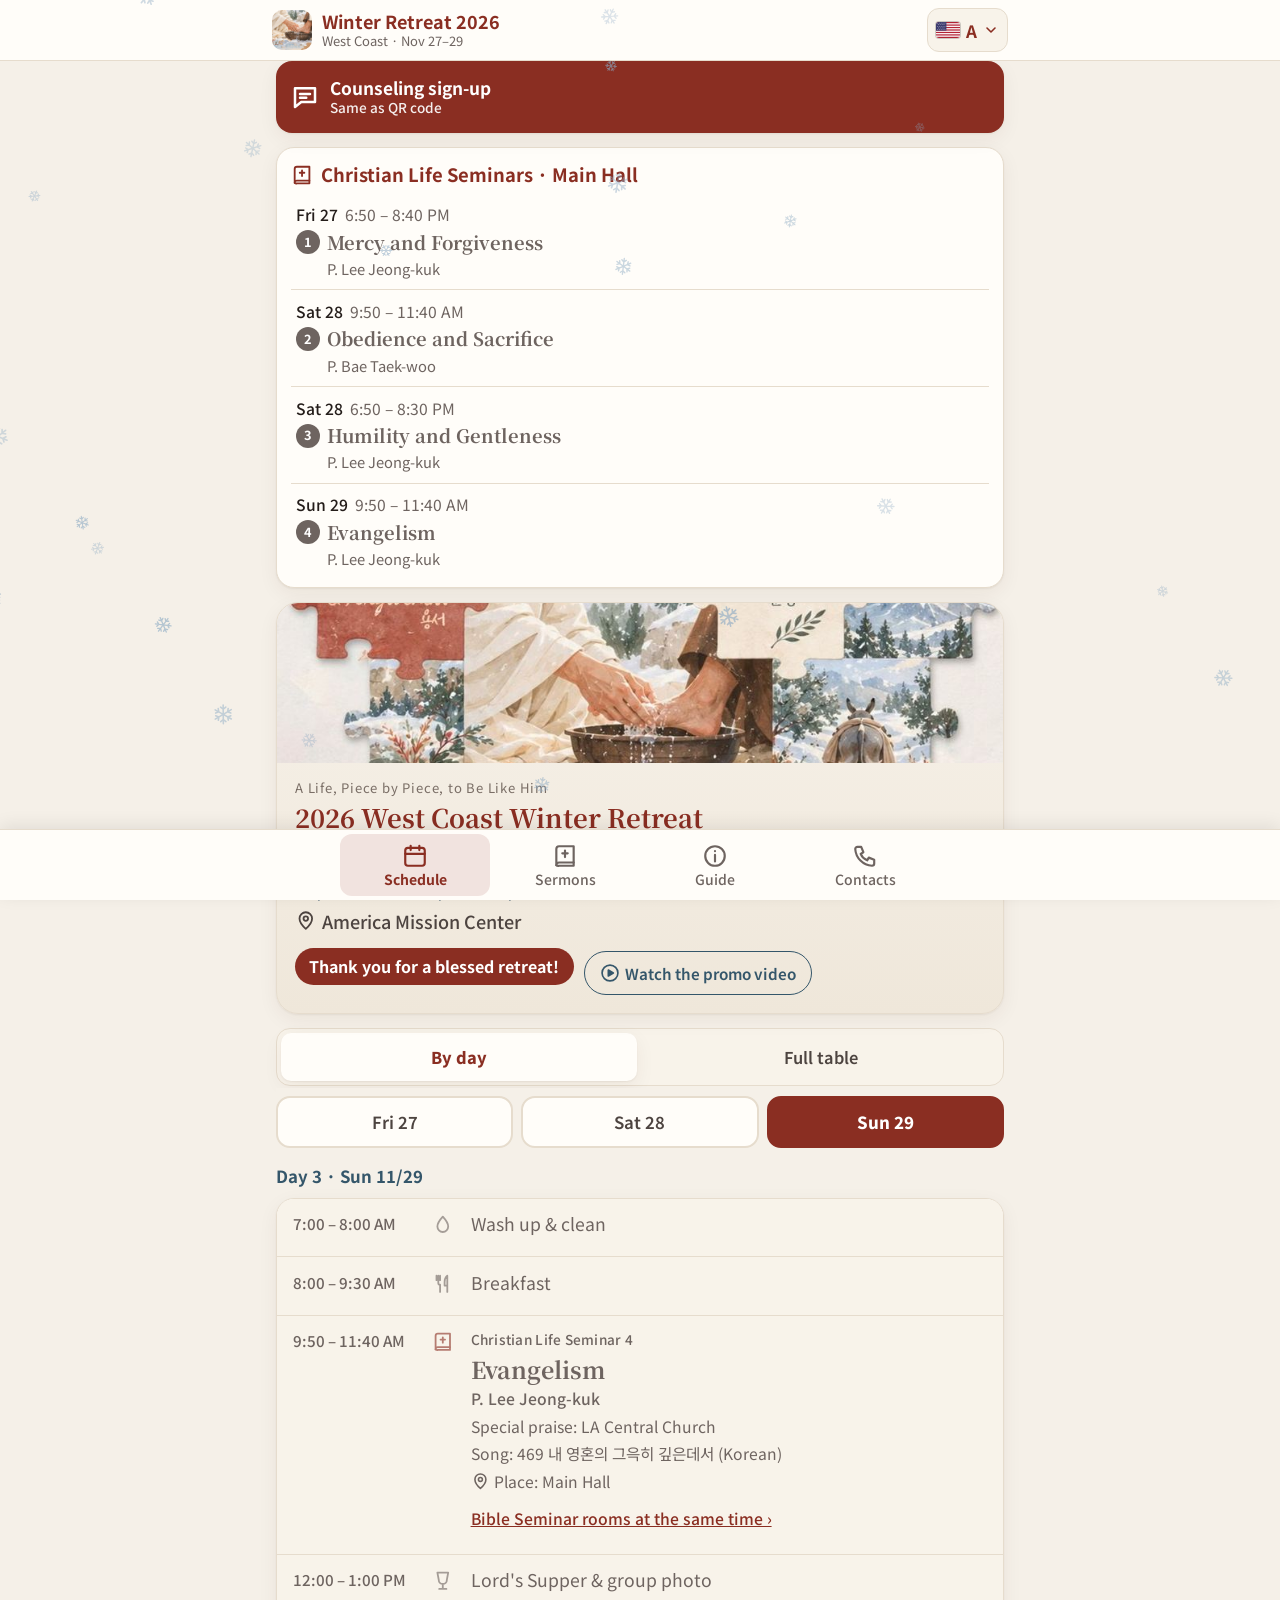
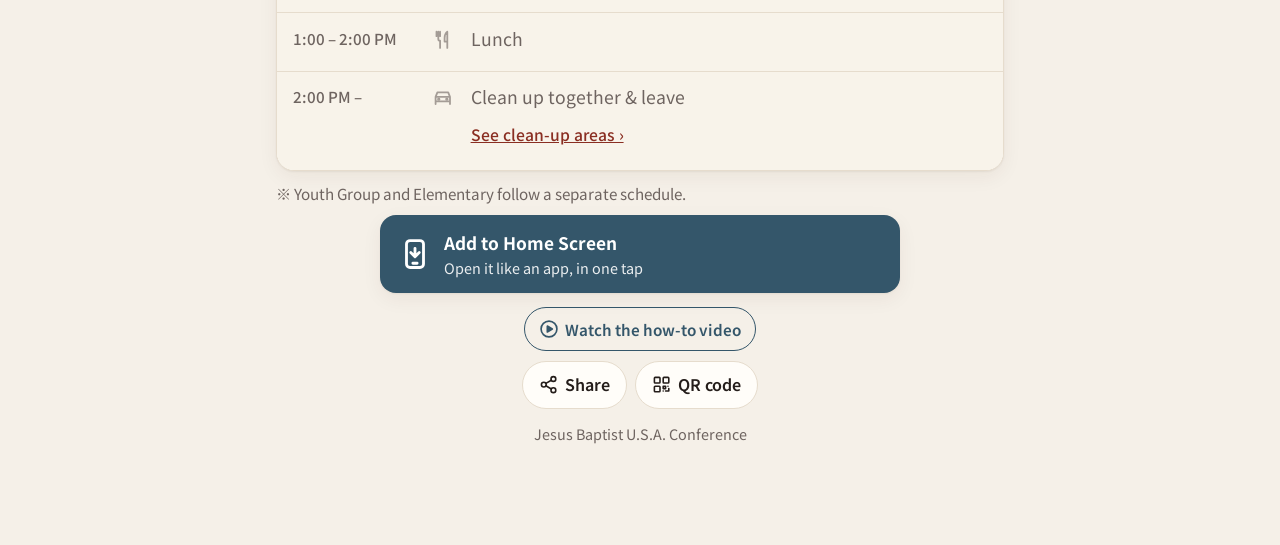
<file: index.html>
<!doctype html>
<html lang="ko" data-theme="light">
<head>
  <meta charset="utf-8">
  <meta name="viewport" content="width=device-width, initial-scale=1, viewport-fit=cover">
  <title>2026 동계수련회</title>
  <meta name="description" content="2026 West Coast Winter Retreat · Nov 27–29">
  <meta property="og:type" content="website">
  <meta property="og:site_name" content="Winter Retreat 2026">
  <meta property="og:title" content="2026 West Coast Winter Retreat">
  <meta property="og:description" content="Nov 27–29 · Schedule, rooms & contacts">
  <meta property="og:url" content="https://ilhwan-moon.github.io/2026-jbchusa-westcoast-winter-retreat/">
  <meta property="og:image" content="https://ilhwan-moon.github.io/2026-jbchusa-westcoast-winter-retreat/og-image.jpg">
  <meta property="og:image:width" content="1200">
  <meta property="og:image:height" content="630">
  <meta name="twitter:card" content="summary_large_image">
  <meta name="robots" content="noindex, nofollow">
  <meta name="theme-color" content="#7a2e22">
  <link rel="manifest" href="manifest.webmanifest">
  <link rel="icon" href="favicon-32.png" type="image/png" sizes="32x32">
  <link rel="icon" href="icon-192.png" type="image/png" sizes="192x192">
  <link rel="apple-touch-icon" href="apple-touch-icon.png">
  <meta name="apple-mobile-web-app-capable" content="yes">
  <meta name="mobile-web-app-capable" content="yes">
  <meta name="apple-mobile-web-app-title" content="2026 Winter Retreat">
  <meta name="apple-mobile-web-app-status-bar-style" content="default">
  <link rel="preconnect" href="https://fonts.googleapis.com">
  <link rel="preconnect" href="https://fonts.gstatic.com" crossorigin>
  <link href="https://fonts.googleapis.com/css2?family=Noto+Sans+KR:wght@400;500;600;700;800&family=Noto+Serif+KR:wght@600;700&family=Great+Vibes&display=swap" rel="stylesheet">
  <link rel="stylesheet" href="styles.css">
  <script>
    (function () { try { var m = localStorage.getItem('rt_theme') || ((document.cookie.match(/(?:^|;\s*)rt_theme=(light|dark|auto)/) || [])[1]); if (m !== 'auto' && m !== 'dark') m = 'light'; if (m !== 'auto') document.documentElement.setAttribute('data-theme', m); } catch (e) { document.documentElement.setAttribute('data-theme', 'light'); } })();
  </script>
  <script src="data.js"></script>
</head>
<body>
  <a class="skip" href="#main">본문으로</a>

  <header class="topbar" id="top">
    <div class="topbar-inner">
      <div class="brand">
        <img src="icon-192.png" alt="" width="40" height="40">
        <div>
          <div class="brand-name" id="brandName"></div>
          <div class="brand-sub" id="brandSub"></div>
        </div>
      </div>
      <button type="button" class="set-btn" id="setBtn" aria-haspopup="dialog">
        <span class="set-flag" id="setFlag" aria-hidden="true"></span>
        <span class="set-g" id="setG" aria-hidden="true">가</span>
        <span class="set-chev" aria-hidden="true"><svg viewBox="0 0 24 24"><path d="M6 9l6 6 6-6"/></svg></span>
      </button>
    </div>
  </header>

  <div class="size-hint" id="sizeHint" hidden>
    <span id="sizeHintText"></span>
    <button type="button" id="sizeHintClose" data-i18n="ok"></button>
  </div>

  <main id="main" class="wrap">
    <div class="notices" id="notices" role="status" aria-live="polite"></div>
    <!-- ① 일정 -->
    <section class="view" id="v-schedule" data-view="schedule">
      <div class="now card" id="nowCard" hidden></div>

      <div class="quick">
        <a class="quick-btn q-counsel" id="qCounsel" target="_blank" rel="noopener">
          <span class="ico" data-ico="chat"></span>
          <span class="q-txt"><b data-i18n="counselBtnShort"></b><small data-i18n="counselSub"></small></span>
        </a>
      </div>
      <section class="card sermon-quick" id="sermonQuick">
        <h2 class="eyebrow"><span class="ico" data-ico="bible"></span><span data-i18n="sermonsAt"></span></h2>
        <ol class="sq-list" id="sqList"></ol>
      </section>

      <div class="hero" id="hero">
        <img class="hero-art" src="hero.jpg" alt="" width="900" height="833">
        <div class="hero-text">
          <p class="hero-tag">A Life, Piece by Piece, to Be Like Him</p>
          <h1 class="hero-title" id="heroTitle"></h1>
          <p class="hero-theme"><span class="script">Imitating Jesus Christ</span><span class="hero-theme-t" id="heroTheme"></span></p>
          <p class="hero-date" id="heroDate"></p>
          <p class="hero-place" id="heroPlace"></p>
          <p class="hero-count" id="heroCount" hidden></p>
          <button type="button" class="video-link" id="qVideo"><span class="ico" data-ico="play"></span><span data-i18n="videoBtn"></span></button>
        </div>
      </div>


      <div class="viewseg" role="group" id="viewSeg">
        <button type="button" data-mode="day" data-i18n="viewDay"></button>
        <button type="button" data-mode="table" data-i18n="viewTable"></button>
      </div>
      <div id="dayMode">
        <div class="daytabs" role="tablist" id="dayTabs"></div>
        <h2 class="day-label" id="dayLabel"></h2>
        <ol class="sched" id="sched"></ol>
      </div>
      <div id="tableMode" hidden>
        <div class="tgrid" id="tgrid"></div>
        <p class="note" data-i18n="tableNote"></p>
      </div>
      <p class="note" id="youthNote"></p>
    </section>

    <!-- ② 말씀 · 장소 -->
    <section class="view" id="v-word" data-view="word" hidden>
      <section class="card">
        <h2 class="eyebrow"><span class="ico" data-ico="bible"></span><span data-i18n="mainSermons"></span></h2>
        <ol class="sermons" id="sermonList"></ol>
        <ul class="bullets" id="sermonNotes"></ul>
      </section>
      <section class="card">
        <h2 class="eyebrow"><span class="ico" data-ico="pin"></span><span data-i18n="places"></span></h2>
        <ol class="places" id="placeList"></ol>
        <p class="note" id="buildingNote"></p>
      </section>
      <section class="card">
        <h2 class="eyebrow"><span class="ico" data-ico="book"></span><span data-i18n="seminar"></span></h2>
        <p class="lead" data-i18n="seminarLead"></p>
        <ul class="rows" id="seminarList"></ul>
        <h3 class="sub" data-i18n="seminarTimes"></h3>
        <ul class="rows times" id="seminarTimes"></ul>
      </section>
      <section class="card">
        <h2 class="eyebrow"><span class="ico" data-ico="people"></span><span data-i18n="langFellow"></span></h2>
        <ul class="rows" id="fellowList"></ul>
      </section>
      <section class="card counsel">
        <h2 class="eyebrow"><span class="ico" data-ico="chat"></span><span data-i18n="counsel"></span></h2>
        <p id="counselText"></p>
        <a class="big-btn" id="counselBtn" target="_blank" rel="noopener"><span class="ico" data-ico="ext"></span><span data-i18n="counselBtn"></span></a>
      </section>
      <section class="card pillars">
        <h2 class="eyebrow"><span class="ico" data-ico="heart"></span><span id="themeHead"></span></h2>
        <blockquote class="theme-verse"><p id="themeVerse"></p><cite id="themeRef"></cite></blockquote>
        <div class="pillar-grid" id="pillars"></div>
      </section>
    </section>

    <!-- ③ 생활 안내 -->
    <section class="view" id="v-info" data-view="info" hidden>
      <section class="card">
        <h2 class="eyebrow"><span class="ico" data-ico="bed"></span><span data-i18n="lodging"></span></h2>
        <ul class="rows" id="lodgingList"></ul>
        <ul class="warn" id="lodgingRules"></ul>
      </section>
      <section class="card">
        <h2 class="eyebrow"><span class="ico" data-ico="bell"></span><span data-i18n="rules"></span></h2>
        <ul class="bullets rules" id="ruleList"></ul>
      </section>
      <section class="card">
        <h2 class="eyebrow"><span class="ico" data-ico="child"></span><span id="kidsTitle"></span></h2>
        <ul class="bullets rules" id="kidsList"></ul>
      </section>
      <section class="card">
        <h2 class="eyebrow"><span class="ico" data-ico="check"></span><span data-i18n="supplies"></span></h2>
        <p class="lead" data-i18n="suppliesLead"></p>
        <ul class="checks" id="supplyList"></ul>
      </section>
      <section class="card">
        <h2 class="eyebrow"><span class="ico" data-ico="broom"></span><span data-i18n="cleanup"></span></h2>
        <p class="lead" data-i18n="cleanupLead"></p>
        <ul class="rows" id="cleanupList"></ul>
      </section>
    </section>

    <!-- ④ 연락처 · 오시는 길 -->
    <section class="view" id="v-contact" data-view="contact" hidden>
      <a class="callcard cc-em" id="emBtn">
        <span class="cc-k"><span class="ico" data-ico="medical"></span><span data-i18n="emergency"></span></span>
        <span class="cc-who" id="emWho"></span>
        <span class="cc-tel"><span class="ico" data-ico="phone"></span><span id="emTel"></span></span>
        <span class="cc-note" id="emNote"></span>
      </a>
      <a class="callcard" id="inqBtn">
        <span class="cc-k"><span class="ico" data-ico="chat"></span><span id="inqNote"></span></span>
        <span class="cc-who" id="inqWho"></span>
        <span class="cc-tel"><span class="ico" data-ico="phone"></span><span id="inqTel"></span></span>
      </a>
      <section class="card">
        <h2 class="eyebrow"><span class="ico" data-ico="people"></span><span data-i18n="depts"></span></h2>
        <ul class="depts" id="deptList"></ul>
      </section>
      <section class="card">
        <h2 class="eyebrow"><span class="ico" data-ico="pin"></span><span data-i18n="venue"></span></h2>
        <p class="venue-name" id="venueName"></p>
        <p class="venue-addr" id="venueAddr"></p>
        <p class="note" id="venueBldg"></p>
        <a class="big-btn" id="mapBtn" target="_blank" rel="noopener"><span class="ico" data-ico="map"></span><span data-i18n="openMap"></span></a>
      </section>
    </section>
  </main>

  <footer class="foot">
    <div class="wrap foot-inner">
      <button type="button" class="install-btn" id="installBtn" hidden>
        <span class="ico" data-ico="phoneDl"></span>
        <span class="install-txt"><b data-i18n="installTitle"></b><small data-i18n="installSub"></small></span>
      </button>
      <button type="button" class="howto-link" data-howto><span class="ico" data-ico="play"></span><span data-i18n="howtoBtn"></span></button>
      <div class="foot-actions">
        <button type="button" class="btn" id="shareBtn"><span class="ico" data-ico="share"></span><span data-i18n="share"></span></button>
        <button type="button" class="btn" id="qrBtn"><span class="ico" data-ico="qr"></span><span data-i18n="qr"></span></button>
      </div>
      <p class="foot-meta" id="footMeta"></p>
    </div>
  </footer>

  <nav class="bottomnav" id="bottomnav" aria-label="Menu"></nav>

  <dialog id="qrDialog">
    <div class="qr-box">
      <p class="qr-title" data-i18n="qrTitle"></p>
      <div id="qrCode"></div>
      <p class="qr-url" id="qrUrl"></p>
      <button type="button" class="btn" id="qrClose" data-i18n="close"></button>
    </div>
  </dialog>

  <dialog id="installDialog">
    <div class="ins-box">
      <p class="ins-title" id="insTitle"></p>
      <ol class="ins-steps" id="insSteps"></ol>
      <button type="button" class="howto-link" data-howto><span class="ico" data-ico="play"></span><span data-i18n="howtoBtn"></span></button>
      <button type="button" class="btn primary" id="insClose" data-i18n="ok"></button>
    </div>
  </dialog>

  <dialog id="videoDialog" class="video-dlg">
    <div class="vd-head">
      <b data-i18n="videoTitle"></b>
      <button type="button" class="btn" id="videoClose" data-i18n="close"></button>
    </div>
    <div class="vd-frame"><iframe id="videoFrame" title="Promo video" allow="autoplay; encrypted-media; picture-in-picture; fullscreen" allowfullscreen referrerpolicy="strict-origin-when-cross-origin"></iframe></div>
    <p class="vd-foot"><a id="videoOpen" target="_blank" rel="noopener"><span data-i18n="videoOpen"></span> ›</a></p>
  </dialog>

  <!-- 설정: 언어 · 글씨 크기 · 화면 -->
  <dialog id="setDialog" class="set-dlg" aria-labelledby="setTitle">
    <div class="sheet-grip" aria-hidden="true"></div>
    <div class="set-head">
      <b id="setTitle" data-i18n="settings"></b>
      <button type="button" class="set-close" id="setClose">✕</button>
    </div>
    <div class="set-body">
      <h3 class="set-h"><span data-i18n="language"></span></h3>
      <div class="set-langs" role="group" id="langSeg">
        <button type="button" data-lang="ko" lang="ko"><svg class="flag" width="26" height="17" viewBox="0 0 30 20" aria-hidden="true"><rect width="30" height="20" fill="#fff"/><g transform="translate(15 10) rotate(33.7)"><path d="M-5 0a5 5 0 0 1 10 0z" fill="#cd2e3a"/><path d="M-5 0a5 5 0 0 0 10 0z" fill="#0047a0"/><circle cx="-2.5" r="2.5" fill="#cd2e3a"/><circle cx="2.5" r="2.5" fill="#0047a0"/></g><g fill="#111"><g transform="translate(6.3 4.3) rotate(-56.3)"><rect x="-2.2" y="-1.6" width="4.4" height=".8"/><rect x="-2.2" y="-0.3" width="4.4" height=".8"/><rect x="-2.2" y="1.0" width="4.4" height=".8"/></g><g transform="translate(23.7 15.7) rotate(-56.3)"><rect x="-2.2" y="-1.6" width="1.9" height=".8"/><rect x=".3" y="-1.6" width="1.9" height=".8"/><rect x="-2.2" y="-0.3" width="1.9" height=".8"/><rect x=".3" y="-0.3" width="1.9" height=".8"/><rect x="-2.2" y="1.0" width="1.9" height=".8"/><rect x=".3" y="1.0" width="1.9" height=".8"/></g><g transform="translate(23.7 4.3) rotate(56.3)"><rect x="-2.2" y="-1.6" width="1.9" height=".8"/><rect x=".3" y="-1.6" width="1.9" height=".8"/><rect x="-2.2" y="-0.3" width="4.4" height=".8"/><rect x="-2.2" y="1.0" width="1.9" height=".8"/><rect x=".3" y="1.0" width="1.9" height=".8"/></g><g transform="translate(6.3 15.7) rotate(56.3)"><rect x="-2.2" y="-1.6" width="4.4" height=".8"/><rect x="-2.2" y="-0.3" width="1.9" height=".8"/><rect x=".3" y="-0.3" width="1.9" height=".8"/><rect x="-2.2" y="1.0" width="4.4" height=".8"/></g></g></svg><span>한국어</span></button>
        <button type="button" data-lang="en" lang="en"><svg class="flag" width="26" height="17" viewBox="0 0 30 20" aria-hidden="true"><rect width="30" height="20" fill="#fff"/><rect y="0.00" width="30" height="1.54" fill="#b22234"/><rect y="3.08" width="30" height="1.54" fill="#b22234"/><rect y="6.15" width="30" height="1.54" fill="#b22234"/><rect y="9.23" width="30" height="1.54" fill="#b22234"/><rect y="12.31" width="30" height="1.54" fill="#b22234"/><rect y="15.38" width="30" height="1.54" fill="#b22234"/><rect y="18.46" width="30" height="1.54" fill="#b22234"/><rect width="13" height="10.77" fill="#3c3b6e"/><circle cx="1.6" cy="1.4" r=".45" fill="#fff"/><circle cx="4.0" cy="1.4" r=".45" fill="#fff"/><circle cx="6.4" cy="1.4" r=".45" fill="#fff"/><circle cx="8.8" cy="1.4" r=".45" fill="#fff"/><circle cx="11.2" cy="1.4" r=".45" fill="#fff"/><circle cx="2.8" cy="3.4" r=".45" fill="#fff"/><circle cx="5.2" cy="3.4" r=".45" fill="#fff"/><circle cx="7.6" cy="3.4" r=".45" fill="#fff"/><circle cx="10.0" cy="3.4" r=".45" fill="#fff"/><circle cx="1.6" cy="5.4" r=".45" fill="#fff"/><circle cx="4.0" cy="5.4" r=".45" fill="#fff"/><circle cx="6.4" cy="5.4" r=".45" fill="#fff"/><circle cx="8.8" cy="5.4" r=".45" fill="#fff"/><circle cx="11.2" cy="5.4" r=".45" fill="#fff"/><circle cx="2.8" cy="7.4" r=".45" fill="#fff"/><circle cx="5.2" cy="7.4" r=".45" fill="#fff"/><circle cx="7.6" cy="7.4" r=".45" fill="#fff"/><circle cx="10.0" cy="7.4" r=".45" fill="#fff"/><circle cx="1.6" cy="9.4" r=".45" fill="#fff"/><circle cx="4.0" cy="9.4" r=".45" fill="#fff"/><circle cx="6.4" cy="9.4" r=".45" fill="#fff"/><circle cx="8.8" cy="9.4" r=".45" fill="#fff"/><circle cx="11.2" cy="9.4" r=".45" fill="#fff"/></svg><span>English</span></button>
        <button type="button" data-lang="es" lang="es"><svg class="flag" width="26" height="17" viewBox="0 0 30 20" aria-hidden="true"><rect width="10" height="20" fill="#006847"/><rect x="10" width="10" height="20" fill="#fff"/><rect x="20" width="10" height="20" fill="#ce1126"/><circle cx="15" cy="10" r="2.7" fill="#8c5a2b"/><path d="M12.6 11.4q2.4 2.2 4.8 0" fill="none" stroke="#2e7d32" stroke-width=".7"/></svg><span>Español</span></button>
        <button type="button" data-lang="zh" lang="zh-Hans"><svg class="flag" width="26" height="17" viewBox="0 0 30 20" aria-hidden="true"><rect width="30" height="20" fill="#de2910"/><polygon fill="#ffde00" points="5.00,2.00 5.67,4.08 7.85,4.07 6.08,5.35 6.76,7.43 5.00,6.14 3.24,7.43 3.92,5.35 2.15,4.07 4.33,4.08"/><polygon fill="#ffde00" points="10.39,1.08 10.33,1.80 11.00,2.09 10.29,2.25 10.22,2.97 9.85,2.35 9.14,2.52 9.62,1.97 9.25,1.34 9.91,1.63"/><polygon fill="#ffde00" points="12.72,3.31 12.38,3.95 12.88,4.47 12.17,4.34 11.83,4.98 11.73,4.26 11.01,4.14 11.66,3.82 11.56,3.10 12.07,3.63"/><polygon fill="#ffde00" points="12.94,6.66 12.37,7.10 12.62,7.79 12.01,7.38 11.44,7.83 11.64,7.13 11.04,6.72 11.77,6.70 11.97,6.00 12.21,6.68"/><polygon fill="#ffde00" points="10.36,8.07 10.32,8.79 11.00,9.05 10.30,9.24 10.26,9.97 9.86,9.35 9.16,9.54 9.62,8.98 9.22,8.37 9.90,8.63"/></svg><span>中文</span></button>
      </div>
      <h3 class="set-h"><span data-i18n="textSize"></span></h3>
      <div class="set-sizes" role="group" id="sizeSeg">
        <button type="button" data-size="1"><span class="g g1" aria-hidden="true">가</span><small></small></button>
        <button type="button" data-size="2"><span class="g g2" aria-hidden="true">가</span><small></small></button>
        <button type="button" data-size="3"><span class="g g3" aria-hidden="true">가</span><small></small></button>
      </div>
      <p class="set-preview" id="sizePreview"></p>
      <h3 class="set-h"><span data-i18n="screenMode"></span></h3>
      <div class="set-themes" role="group" id="themeSeg">
        <button type="button" data-theme="light"><span class="ico" data-ico="sun"></span><small></small></button>
        <button type="button" data-theme="dark"><span class="ico" data-ico="moon"></span><small></small></button>
        <button type="button" data-theme="auto"><span class="ico" data-ico="auto"></span><small></small></button>
      </div>
      <button type="button" class="btn primary set-done" id="setDone" data-i18n="done"></button>
    </div>
  </dialog>

  <!-- 사용법 영상 (홈 화면에 추가하는 방법) -->
  <dialog id="howtoDialog" class="howto-dlg">
    <div class="vd-head"><b data-i18n="howtoTitle"></b><button type="button" class="btn" id="howtoClose" data-i18n="close"></button></div>
    <video id="howtoVideo" controls playsinline preload="none"></video>
  </dialog>

  <div class="toast" id="toast" role="status" aria-live="polite"></div>

  <canvas id="snow" aria-hidden="true"></canvas>
  <script src="app.js"></script>
  <script src="snow.js"></script>
</body>
</html>
</file>
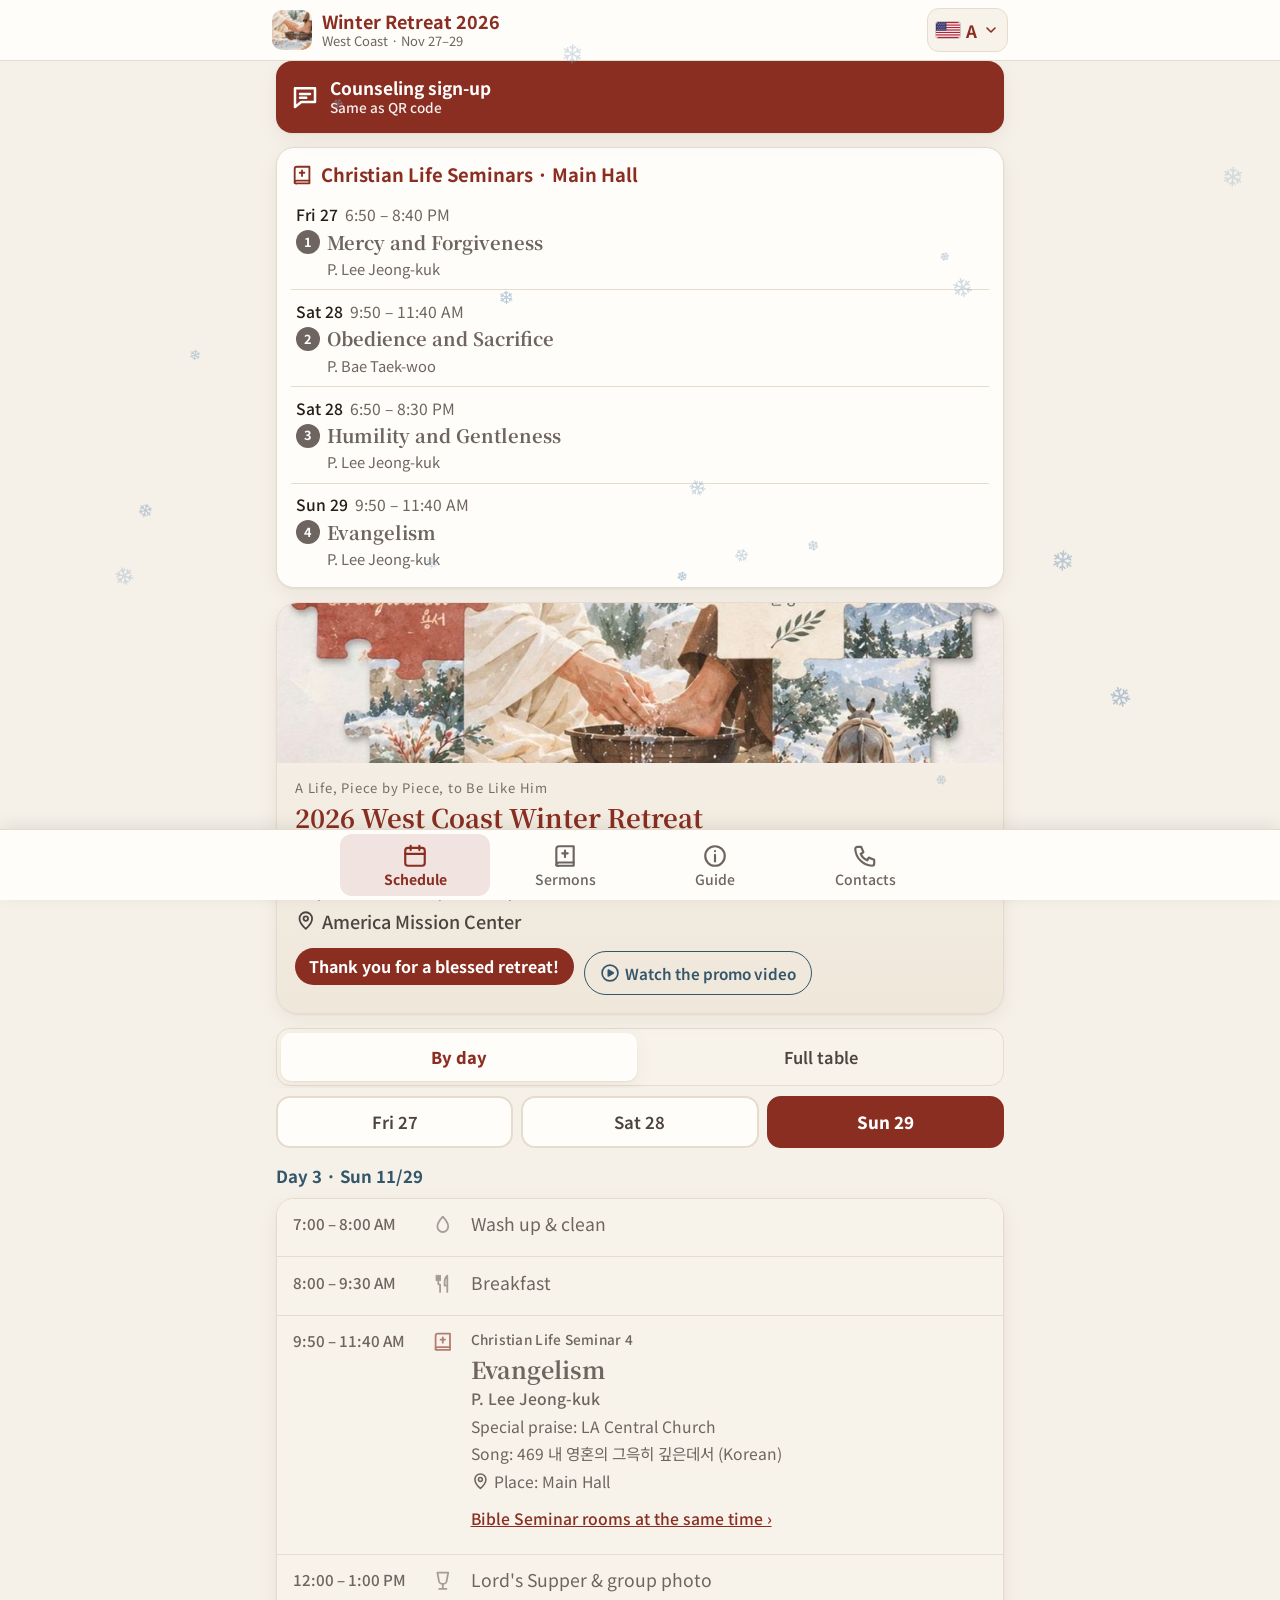
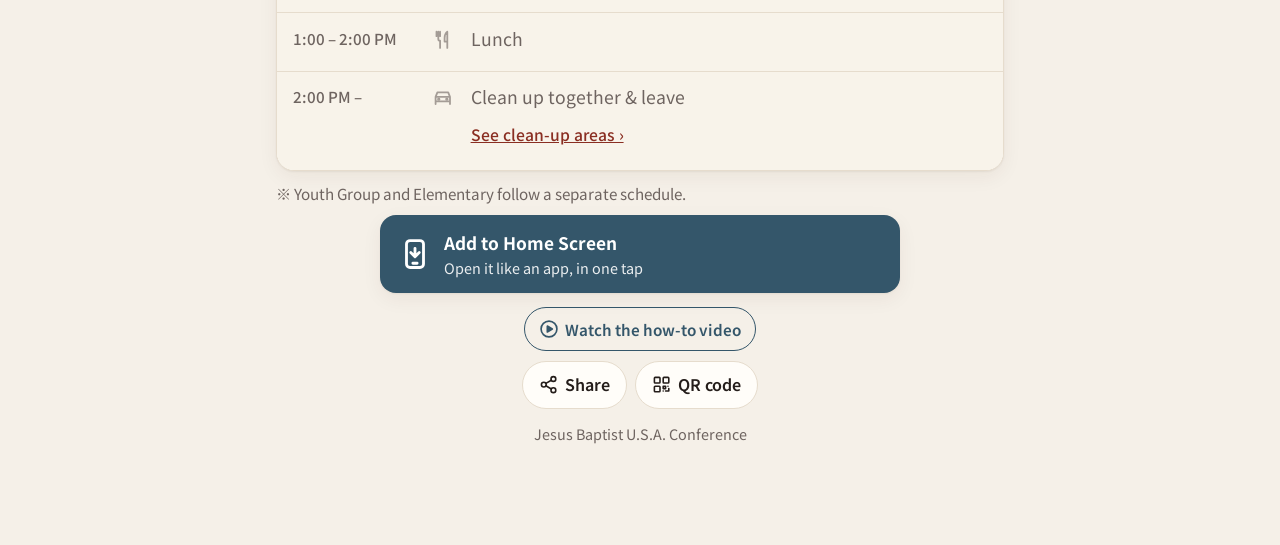
<file: en/index.html>
<!doctype html>
<html lang="en">
<head>
  <meta charset="utf-8">
  <meta name="viewport" content="width=device-width, initial-scale=1">
  <title>2026 West Coast Winter Retreat</title>
  <meta name="robots" content="noindex, nofollow">
  <meta property="og:type" content="website">
  <meta property="og:site_name" content="Winter Retreat 2026">
  <meta property="og:title" content="2026 West Coast Winter Retreat">
  <meta property="og:description" content="Nov 27–29 · Schedule, rooms & contacts">
  <meta property="og:url" content="https://ilhwan-moon.github.io/2026-jbchusa-westcoast-winter-retreat/en/">
  <meta property="og:image" content="https://ilhwan-moon.github.io/2026-jbchusa-westcoast-winter-retreat/og-image.jpg">
  <meta property="og:image:width" content="1200">
  <meta property="og:image:height" content="630">
  <link rel="icon" href="../favicon-32.png" type="image/png">
  <meta http-equiv="refresh" content="0; url=../?lang=en">
  <script>location.replace('../?lang=en' + (location.hash || ''));</script>
  <style>body{margin:0;font-family:system-ui,sans-serif;display:grid;place-items:center;min-height:100vh;background:#f5f0e8;color:#241d1a}a{color:#8a2e22;font-size:18px}</style>
</head>
<body><a href="../?lang=en">2026 West Coast Winter Retreat →</a></body>
</html>
</file>
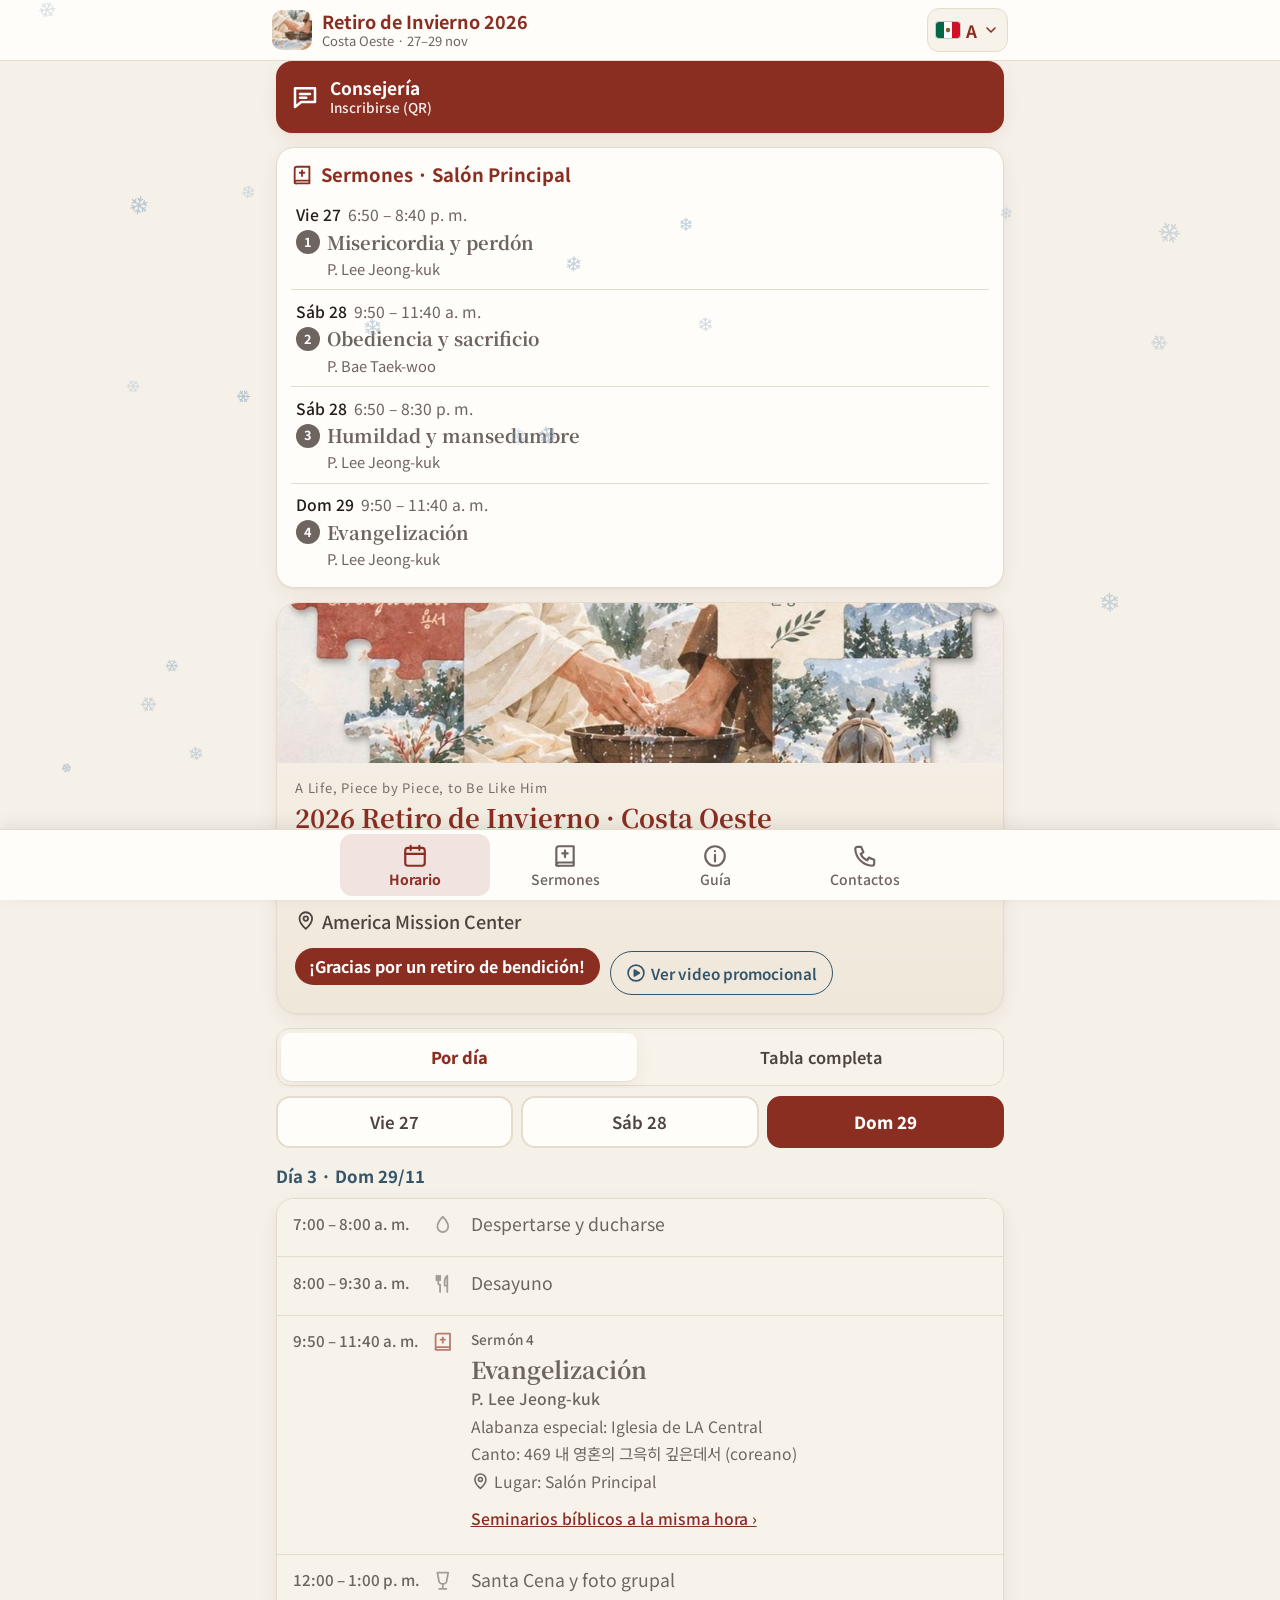
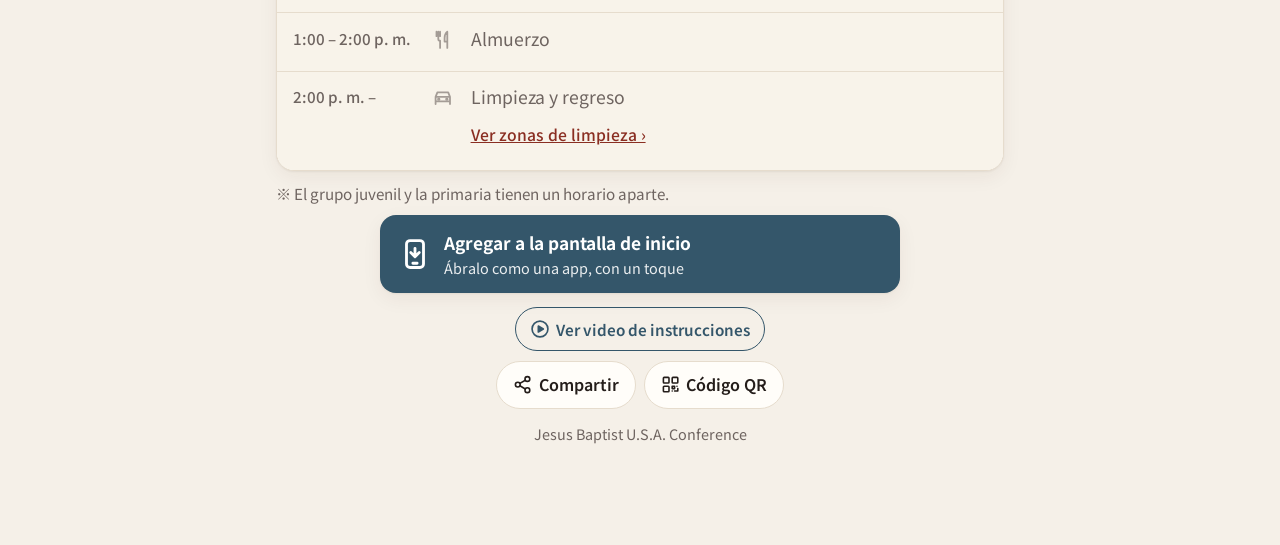
<file: es/index.html>
<!doctype html>
<html lang="es">
<head>
  <meta charset="utf-8">
  <meta name="viewport" content="width=device-width, initial-scale=1">
  <title>Retiro de Invierno 2026</title>
  <meta name="robots" content="noindex, nofollow">
  <meta property="og:type" content="website">
  <meta property="og:site_name" content="Winter Retreat 2026">
  <meta property="og:title" content="Retiro de Invierno 2026">
  <meta property="og:description" content="27–29 nov · Horario, alojamiento y contactos">
  <meta property="og:url" content="https://ilhwan-moon.github.io/2026-jbchusa-westcoast-winter-retreat/es/">
  <meta property="og:image" content="https://ilhwan-moon.github.io/2026-jbchusa-westcoast-winter-retreat/og-image.jpg">
  <meta property="og:image:width" content="1200">
  <meta property="og:image:height" content="630">
  <link rel="icon" href="../favicon-32.png" type="image/png">
  <meta http-equiv="refresh" content="0; url=../?lang=es">
  <script>location.replace('../?lang=es' + (location.hash || ''));</script>
  <style>body{margin:0;font-family:system-ui,sans-serif;display:grid;place-items:center;min-height:100vh;background:#f5f0e8;color:#241d1a}a{color:#8a2e22;font-size:18px}</style>
</head>
<body><a href="../?lang=es">Retiro de Invierno 2026 →</a></body>
</html>
</file>
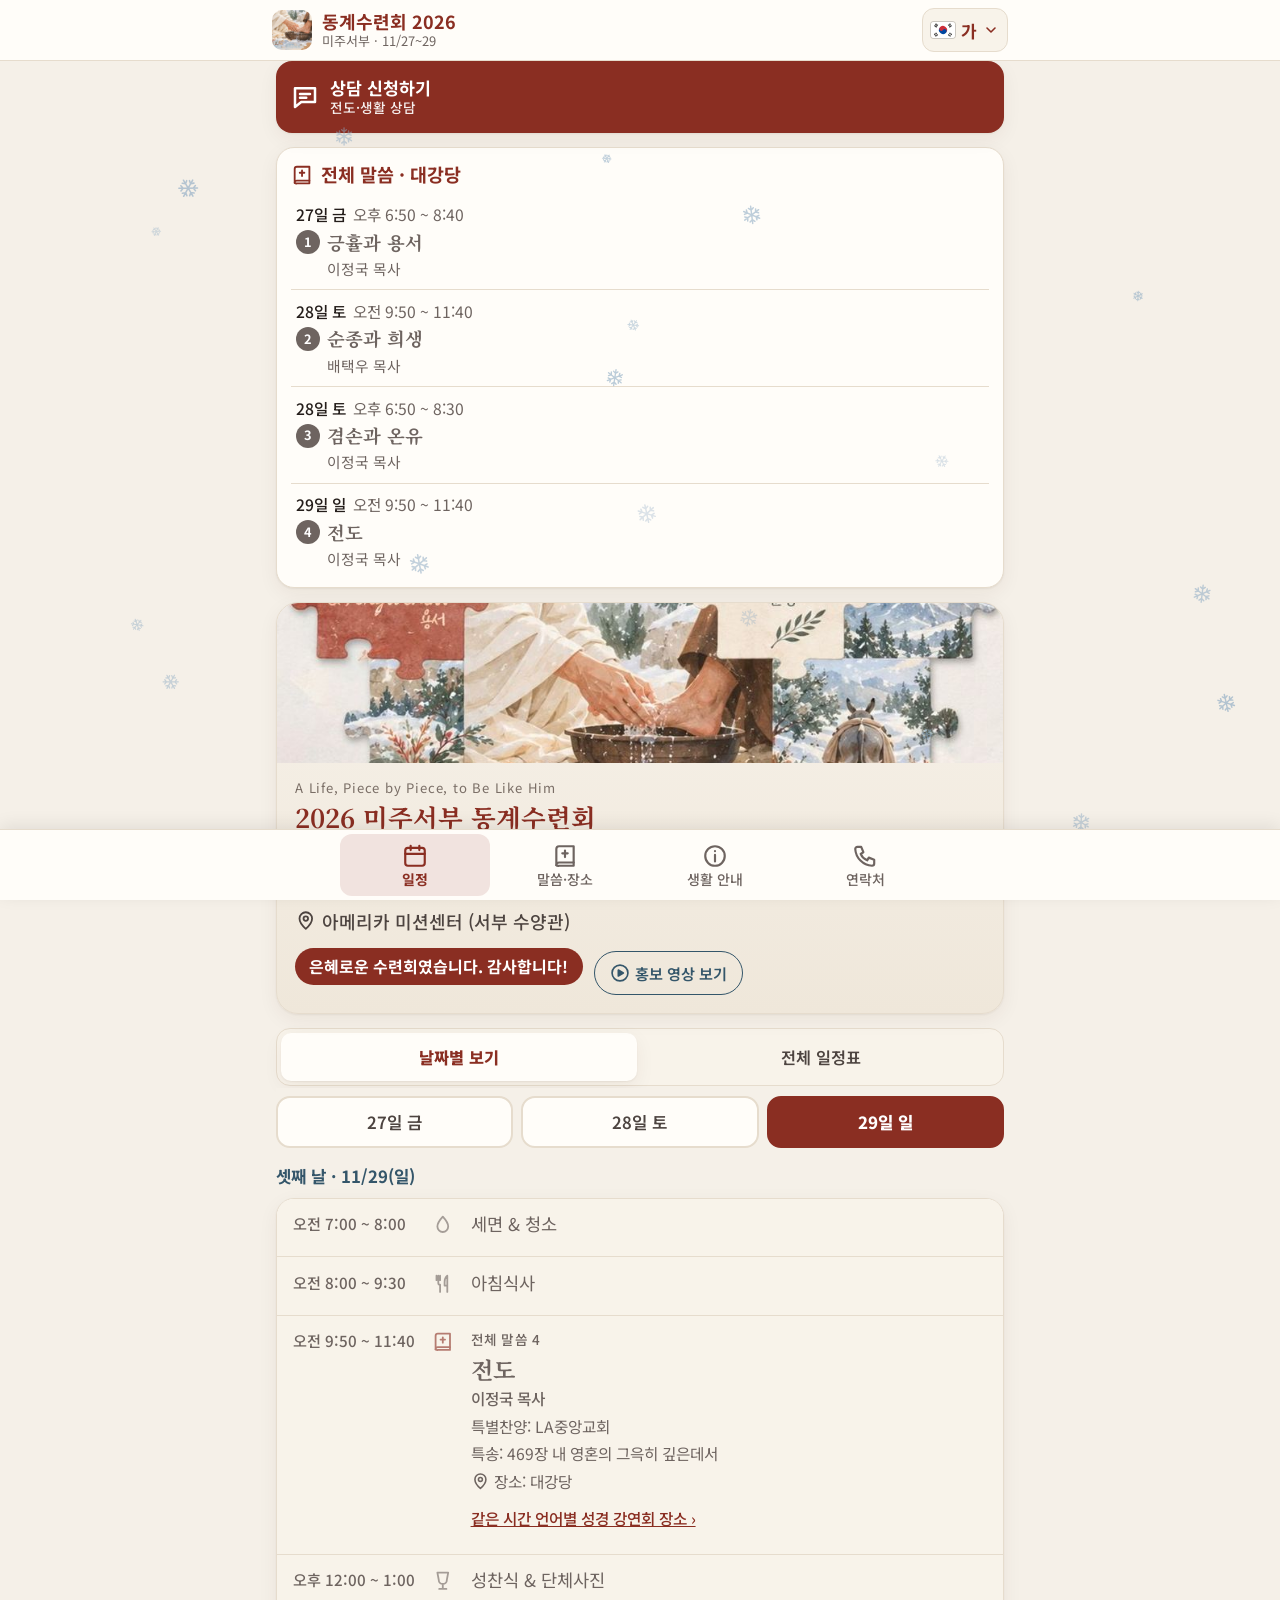
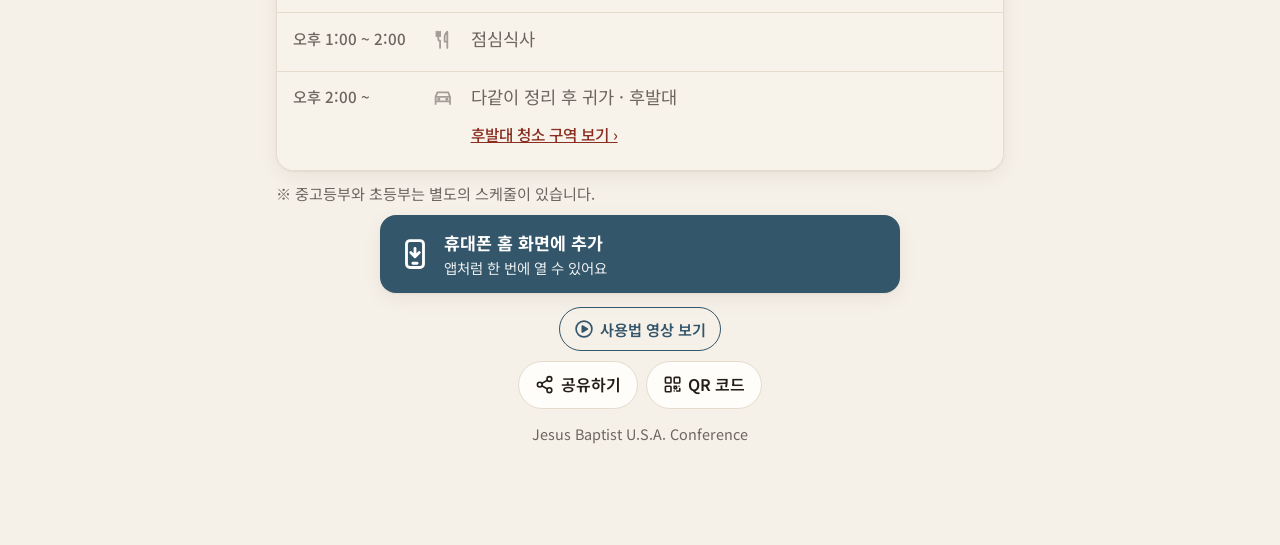
<file: ko/index.html>
<!doctype html>
<html lang="ko">
<head>
  <meta charset="utf-8">
  <meta name="viewport" content="width=device-width, initial-scale=1">
  <title>2026 미주서부 동계수련회</title>
  <meta name="robots" content="noindex, nofollow">
  <meta property="og:type" content="website">
  <meta property="og:site_name" content="Winter Retreat 2026">
  <meta property="og:title" content="2026 미주서부 동계수련회">
  <meta property="og:description" content="11/27~29 일정 · 숙소 · 연락처">
  <meta property="og:url" content="https://ilhwan-moon.github.io/2026-jbchusa-westcoast-winter-retreat/ko/">
  <meta property="og:image" content="https://ilhwan-moon.github.io/2026-jbchusa-westcoast-winter-retreat/og-image.jpg">
  <meta property="og:image:width" content="1200">
  <meta property="og:image:height" content="630">
  <link rel="icon" href="../favicon-32.png" type="image/png">
  <meta http-equiv="refresh" content="0; url=../?lang=ko">
  <script>location.replace('../?lang=ko' + (location.hash || ''));</script>
  <style>body{margin:0;font-family:system-ui,sans-serif;display:grid;place-items:center;min-height:100vh;background:#f5f0e8;color:#241d1a}a{color:#8a2e22;font-size:18px}</style>
</head>
<body><a href="../?lang=ko">2026 미주서부 동계수련회 →</a></body>
</html>
</file>
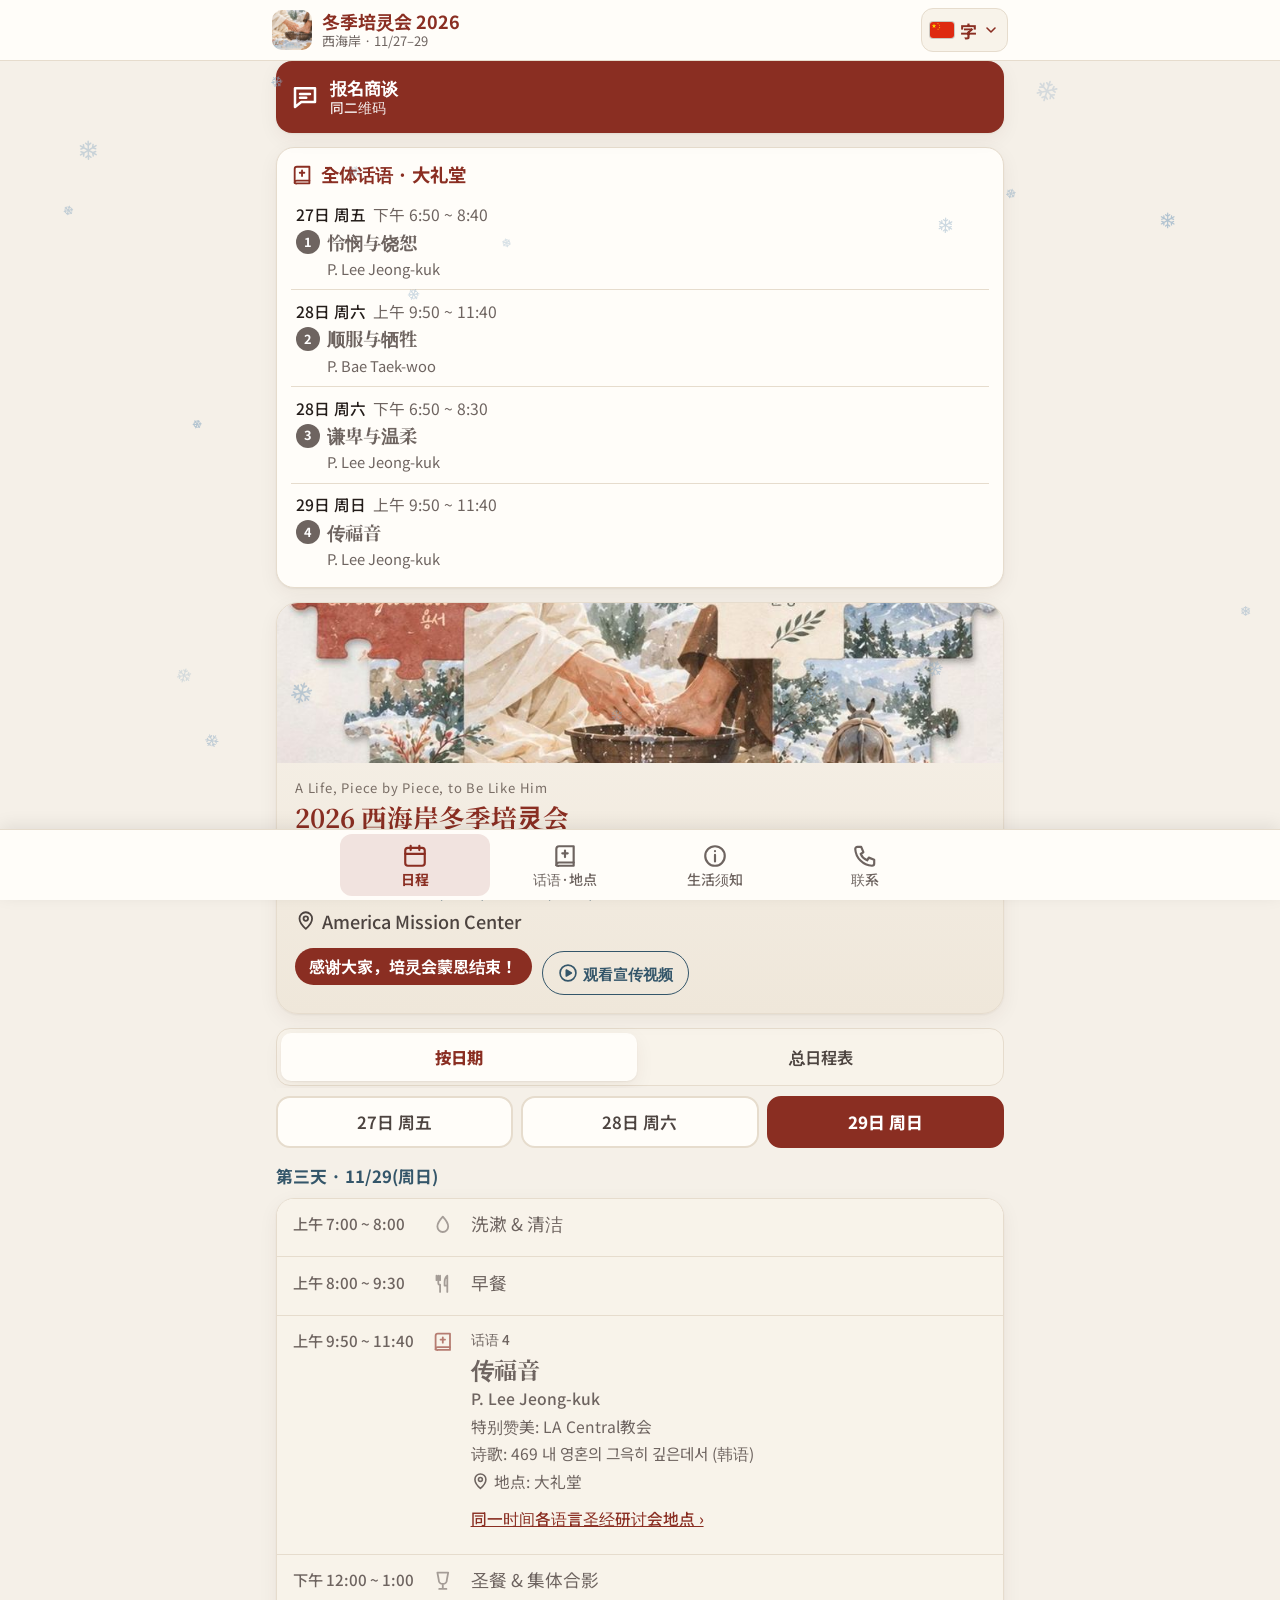
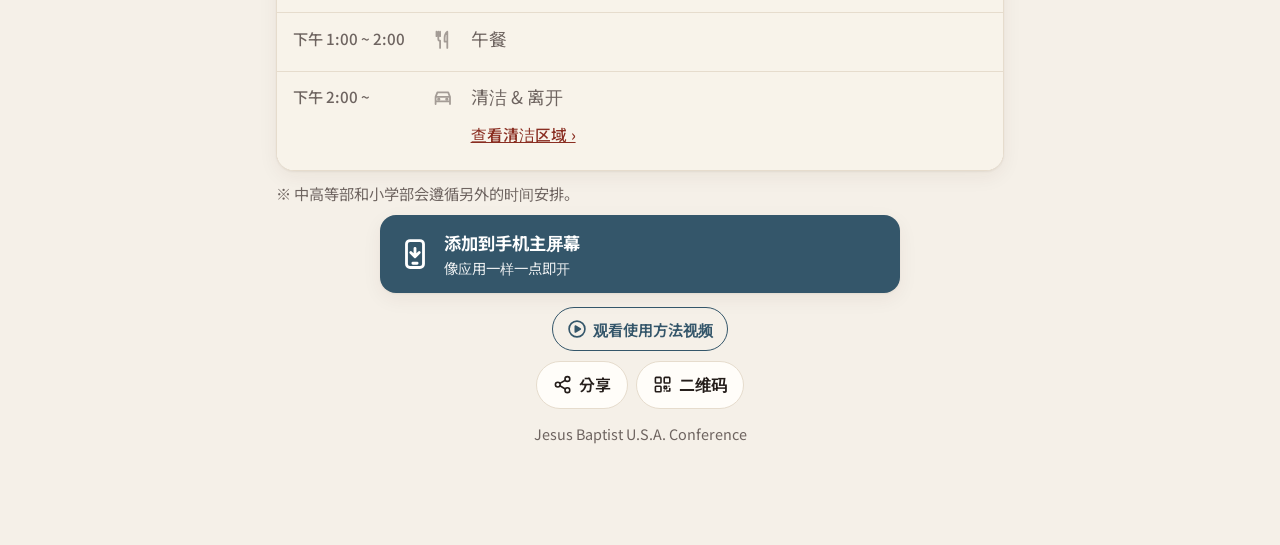
<file: zh/index.html>
<!doctype html>
<html lang="zh">
<head>
  <meta charset="utf-8">
  <meta name="viewport" content="width=device-width, initial-scale=1">
  <title>2026 西海岸冬季培灵会</title>
  <meta name="robots" content="noindex, nofollow">
  <meta property="og:type" content="website">
  <meta property="og:site_name" content="Winter Retreat 2026">
  <meta property="og:title" content="2026 西海岸冬季培灵会">
  <meta property="og:description" content="11/27–29 日程 · 寝室 · 联系">
  <meta property="og:url" content="https://ilhwan-moon.github.io/2026-jbchusa-westcoast-winter-retreat/zh/">
  <meta property="og:image" content="https://ilhwan-moon.github.io/2026-jbchusa-westcoast-winter-retreat/og-image.jpg">
  <meta property="og:image:width" content="1200">
  <meta property="og:image:height" content="630">
  <link rel="icon" href="../favicon-32.png" type="image/png">
  <meta http-equiv="refresh" content="0; url=../?lang=zh">
  <script>location.replace('../?lang=zh' + (location.hash || ''));</script>
  <style>body{margin:0;font-family:system-ui,sans-serif;display:grid;place-items:center;min-height:100vh;background:#f5f0e8;color:#241d1a}a{color:#8a2e22;font-size:18px}</style>
</head>
<body><a href="../?lang=zh">2026 西海岸冬季培灵会 →</a></body>
</html>
</file>
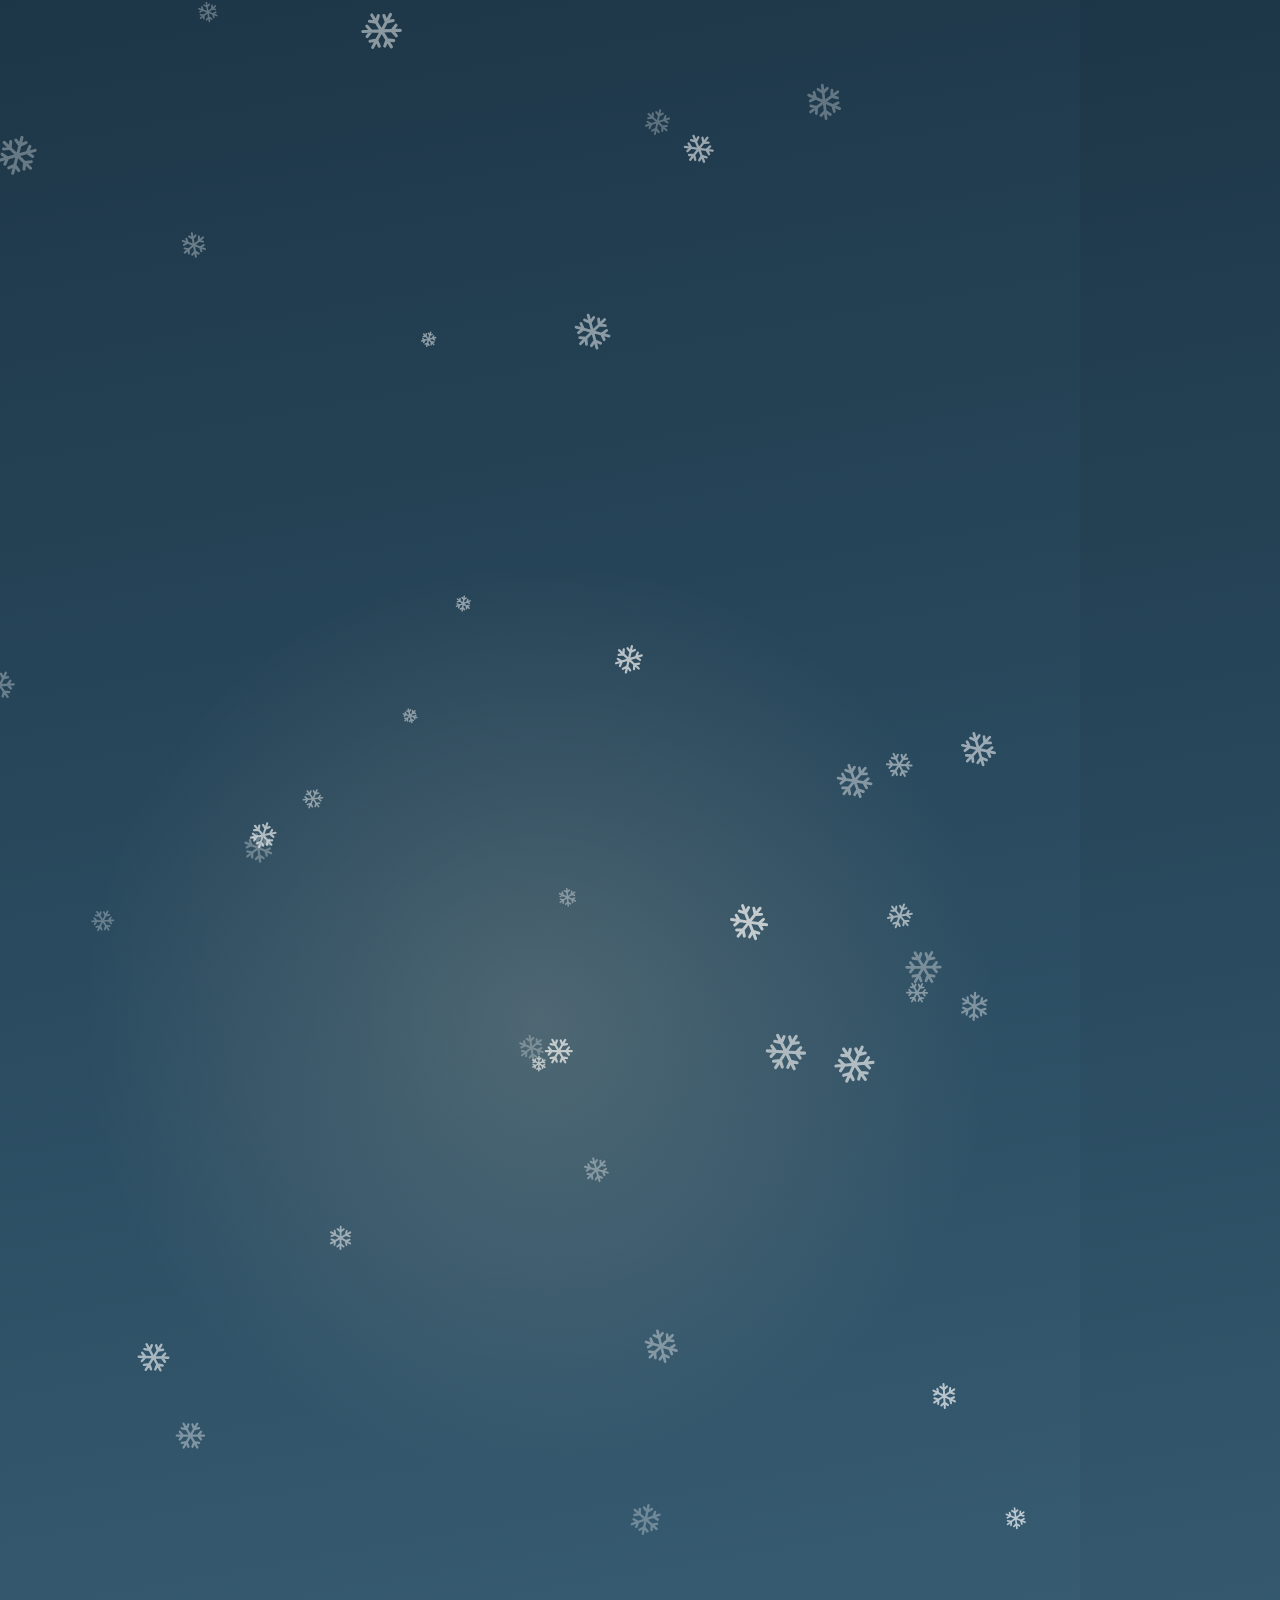
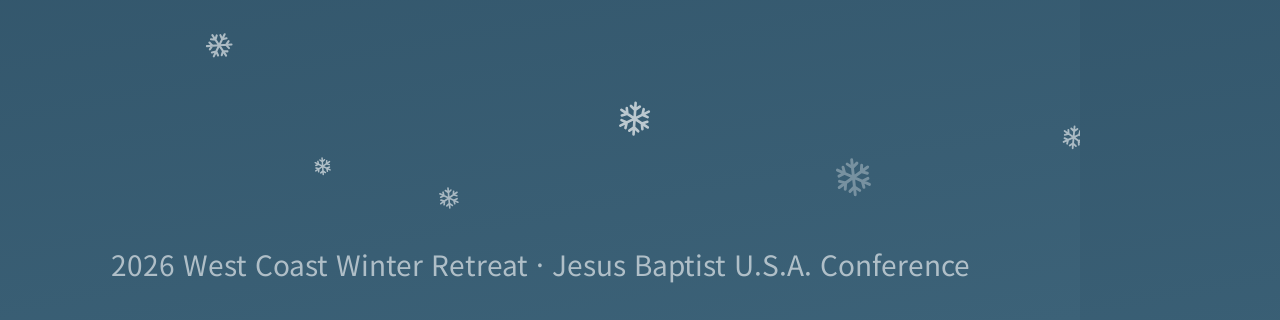
<file: video/howto.html>
<!doctype html>
<html lang="ko">
<head>
<meta charset="utf-8">
<title>수련회 앱 사용법 영상</title>
<link href="https://fonts.googleapis.com/css2?family=Noto+Sans+KR:wght@500;700;900&family=Noto+Sans+SC:wght@500;700;900&family=Noto+Serif+KR:wght@700&family=Great+Vibes&display=swap" rel="stylesheet">
<style>
  * { box-sizing: border-box; }
  html, body { margin: 0; width: 1080px; height: 1920px; overflow: hidden; font-family: 'Noto Sans KR', 'Noto Sans SC', -apple-system, sans-serif; }
  html[lang="zh"] body { font-family: 'Noto Sans SC', 'Noto Sans KR', sans-serif; }
  body { background: linear-gradient(170deg, #1d3647 0%, #2b4c61 50%, #3c6278 100%); color: #fff; position: relative; }
  #bgsnow { position: absolute; inset: 0; }
  .glow { position: absolute; width: 1000px; height: 1000px; border-radius: 50%; background: radial-gradient(circle, rgba(255,236,200,.16), transparent 65%); left: 40px; top: 520px; }

  /* 위 자막 */
  #cap { position: absolute; left: 0; right: 0; top: 60px; height: 290px; text-align: center; padding: 0 50px; z-index: 5; }
  #step { display: inline-block; padding: 8px 28px; border-radius: 999px; background: #f2d38f; color: #3b2a05; font-weight: 900; font-size: 36px; }
  #title { margin-top: 18px; font-size: 66px; font-weight: 900; line-height: 1.18; letter-spacing: -1px; text-shadow: 0 4px 18px rgba(0,0,0,.3); }
  #sub { margin-top: 12px; font-size: 38px; font-weight: 500; color: #dbe8ef; line-height: 1.35; }

  /* 휴대폰 */
  #phone { position: absolute; left: 190px; top: 380px; width: 700px; height: 1445px; border-radius: 92px; background: #0e1417; padding: 30px; box-shadow: 0 40px 90px rgba(0,0,0,.5), inset 0 0 0 3px #2a3439; z-index: 4; }
  #screen { position: relative; width: 640px; height: 1385px; border-radius: 64px; overflow: hidden; background: #f5f0e8; }
  .shot { position: absolute; left: 0; top: 88px; width: 640px; }
  #status { position: absolute; left: 0; right: 0; top: 0; height: 88px; z-index: 45; display: flex; justify-content: space-between; align-items: center; padding: 10px 56px 0 64px; font-weight: 700; font-size: 30px; color: #111; background: #fffdf9; }
  #status.dark { color: #fff; background: transparent; }
  #status .bat { display: inline-block; width: 46px; height: 22px; border: 3px solid currentColor; border-radius: 7px; position: relative; margin-left: 10px; vertical-align: middle; }
  #status .bat::after { content: ""; position: absolute; left: 2px; top: 2px; bottom: 2px; width: 70%; background: currentColor; border-radius: 3px; }
  #status .notch { position: absolute; top: 18px; left: 50%; transform: translateX(-50%); width: 200px; height: 56px; border-radius: 30px; background: #0e1417; }
  .layer { position: absolute; inset: 0; z-index: 10; opacity: 0; }

  /* 사파리 아래 막대 (iOS 26) */
  .sbar { position: absolute; left: 0; right: 0; bottom: 0; height: 170px; background: linear-gradient(transparent, rgba(245,240,232,.95) 30%); display: flex; align-items: center; gap: 16px; padding: 0 34px 46px; }
  .circ { flex: none; width: 82px; height: 82px; border-radius: 50%; background: rgba(255,255,255,.92); box-shadow: 0 3px 12px rgba(0,0,0,.18); display: grid; place-items: center; }
  .pill { flex: 1; height: 82px; border-radius: 41px; background: rgba(255,255,255,.92); box-shadow: 0 3px 12px rgba(0,0,0,.18); display: flex; align-items: center; gap: 10px; padding: 0 20px; color: #333; font-size: 25px; }
  .pill .ut { flex: 1; text-align: center; white-space: nowrap; overflow: hidden; }
  svg.i { width: 42px; height: 42px; fill: none; stroke: #222; stroke-width: 2.2; stroke-linecap: round; stroke-linejoin: round; }
  .tgt { display: grid; place-items: center; width: 58px; height: 58px; border-radius: 14px; }

  /* 사파리 페이지 메뉴 */
  #smenu { background: rgba(0,0,0,.18); }
  #smenu .menu { position: absolute; left: 90px; bottom: 190px; width: 470px; border-radius: 44px; background: rgba(236,236,240,.98); box-shadow: 0 20px 50px rgba(0,0,0,.3); padding: 14px 0; }
  .mrow { display: flex; align-items: center; gap: 22px; height: 88px; padding: 0 34px; font-size: 32px; color: #111; }
  .mrow svg { width: 38px; height: 38px; fill: none; stroke: #222; stroke-width: 2; stroke-linecap: round; stroke-linejoin: round; flex: none; }
  .mrow.sep { border-top: 2px solid #d4d4da; }

  /* 공유 시트 (어두운 iOS) */
  .sheet { position: absolute; left: 0; right: 0; bottom: 0; top: 120px; border-radius: 50px 50px 0 0; background: #1c1c1e; color: #fff; padding: 0 28px; overflow: hidden; }
  .sh-head { display: flex; align-items: center; gap: 22px; padding: 34px 6px 24px; border-bottom: 1px solid #333; }
  .sh-head img { width: 96px; height: 96px; border-radius: 20px; object-fit: cover; }
  .sh-head b { display: block; font-size: 30px; white-space: nowrap; overflow: hidden; max-width: 380px; }
  .sh-head span { font-size: 26px; color: #9a9aa0; }
  .sh-x { margin-left: auto; width: 64px; height: 64px; border-radius: 50%; background: #3a3a3c; display: grid; place-items: center; font-size: 30px; }
  .apps { display: flex; gap: 30px; padding: 28px 8px 20px; border-bottom: 1px solid #333; }
  .apps div { width: 104px; text-align: center; font-size: 22px; color: #ddd; }
  .apps i { display: block; width: 104px; height: 104px; border-radius: 26px; margin-bottom: 10px; font-style: normal; font-size: 52px; line-height: 104px; }
  .acts { display: flex; gap: 30px; padding: 24px 8px 18px; }
  .acts div { width: 104px; text-align: center; font-size: 21px; color: #ddd; line-height: 1.25; }
  .acts i { display: grid; place-items: center; width: 104px; height: 104px; border-radius: 50%; background: #2c2c2e; margin-bottom: 10px; font-style: normal; font-size: 40px; }
  .grp { margin-top: 18px; border-radius: 30px; background: #2c2c2e; overflow: hidden; }
  .grp div { display: flex; align-items: center; gap: 22px; height: 86px; padding: 0 28px; font-size: 31px; border-top: 1px solid #3a3a3c; }
  .grp div:first-child { border-top: 0; }
  .grp div span.g { width: 40px; text-align: center; font-size: 32px; color: #ddd; }
  .grp div.hl { background: #4a4a4e; font-weight: 700; }

  /* 홈 화면에 추가 확인 창 */
  #confirm { background: #1c1c1e; color: #fff; }
  #confirm .top { position: absolute; left: 0; right: 0; top: 110px; display: flex; justify-content: space-between; align-items: center; padding: 0 30px; font-size: 32px; }
  #confirm .top .c { width: 76px; height: 76px; border-radius: 50%; background: #3a3a3c; display: grid; place-items: center; font-size: 30px; }
  #confirm .top b { font-size: 34px; }
  #confirm .top .add { padding: 0 30px; height: 76px; border-radius: 38px; background: #0a84ff; display: grid; place-items: center; font-weight: 700; }
  #confirm .card { position: absolute; left: 30px; right: 30px; top: 240px; border-radius: 30px; background: #2c2c2e; padding: 30px; display: flex; gap: 26px; align-items: center; }
  #confirm .card img { width: 130px; height: 130px; border-radius: 30px; }
  #confirm .card .nm { font-size: 34px; border-bottom: 1px solid #48484a; padding-bottom: 14px; }
  #confirm .card .url { font-size: 26px; color: #9a9aa0; margin-top: 14px; }
  #confirm .tog { position: absolute; left: 30px; right: 30px; top: 470px; border-radius: 30px; background: #2c2c2e; padding: 0 30px; height: 100px; display: flex; align-items: center; justify-content: space-between; font-size: 32px; }
  .sw { width: 100px; height: 60px; border-radius: 30px; background: #30d158; position: relative; }
  .sw::after { content: ""; position: absolute; right: 4px; top: 4px; width: 52px; height: 52px; border-radius: 50%; background: #fff; }
  #confirm .note { position: absolute; left: 50px; right: 50px; top: 600px; font-size: 26px; color: #9a9aa0; line-height: 1.4; }

  /* 아이폰 크롬 (위 주소창 + 아래 도구) */
  .ctop { position: absolute; left: 0; right: 0; top: 88px; height: 95px; background: #f5f0e8; display: flex; align-items: center; padding: 0 22px; }
  .ctop .u { flex: 1; height: 74px; border-radius: 37px; background: #e3ddd3; display: flex; align-items: center; padding: 0 16px 0 24px; gap: 12px; color: #333; font-size: 28px; }
  .ctop .u .ut { flex: 1; text-align: center; }
  .cbot { position: absolute; left: 0; right: 0; bottom: 0; height: 130px; background: #f5f0e8; border-top: 1px solid #ddd; display: flex; justify-content: space-around; align-items: flex-start; padding-top: 22px; font-size: 40px; color: #444; }
  .cbot .plus { width: 76px; height: 76px; border-radius: 50%; background: #ddd6cb; display: grid; place-items: center; margin-top: -8px; }
  .cbot .tabs { width: 52px; height: 52px; border: 4px solid #444; border-radius: 12px; display: grid; place-items: center; font-size: 24px; font-weight: 800; }

  /* 안드로이드 */
  .atop { position: absolute; left: 0; right: 0; top: 88px; height: 100px; background: #f1f3f4; display: flex; align-items: center; gap: 14px; padding: 0 20px; }
  .atop .u { flex: 1; height: 70px; border-radius: 35px; background: #fff; display: flex; align-items: center; padding: 0 26px; font-size: 26px; color: #333; }
  .atop .dots { width: 60px; height: 70px; display: grid; place-items: center; font-size: 46px; font-weight: 900; color: #333; }
  #amenu .menu { position: absolute; right: 16px; top: 180px; width: 470px; background: #fff; border-radius: 26px; box-shadow: 0 16px 40px rgba(0,0,0,.3); padding: 12px 0; color: #1b1b1b; }
  #amenu .row { height: 90px; display: flex; align-items: center; padding: 0 34px; font-size: 31px; }
  #amenu .row.hl { background: #e8f0fe; font-weight: 800; color: #0b57d0; }
  #android { background: rgba(0,0,0,.45); }
  #android .card { position: absolute; left: 50px; right: 50px; top: 460px; background: #fff; border-radius: 40px; padding: 44px 40px 30px; color: #1b1b1b; }
  #android .t { font-size: 40px; font-weight: 700; }
  #android .app { display: flex; align-items: center; gap: 24px; margin: 34px 0 40px; }
  #android .app img { width: 100px; height: 100px; border-radius: 24px; }
  #android .app b { font-size: 32px; } #android .app span { display: block; font-size: 24px; color: #666; }
  #android .btns { display: flex; justify-content: flex-end; gap: 46px; font-size: 32px; font-weight: 700; color: #0b57d0; }
  #android .btns .ins { padding: 14px 34px; border-radius: 40px; background: #0b57d0; color: #fff; }

  /* 카톡 안 브라우저 아래 막대 */
  .kbar { position: absolute; left: 0; right: 0; bottom: 0; height: 170px; background: #f7f7f7; border-top: 1px solid #ddd; display: flex; justify-content: space-around; align-items: flex-start; padding-top: 30px; font-size: 44px; color: #888; }

  /* 홈 화면 */
  #home { background: linear-gradient(160deg, #5d7b93, #a7b9c6 55%, #e6d8c8); }
  #home .grid { position: absolute; left: 44px; right: 44px; top: 150px; display: grid; grid-template-columns: repeat(4, 1fr); row-gap: 46px; }
  #home .app { text-align: center; font-size: 22px; color: #fff; text-shadow: 0 1px 3px rgba(0,0,0,.5); }
  #home .app i { display: block; margin: 0 auto 10px; width: 120px; height: 120px; border-radius: 28px; font-style: normal; font-size: 64px; line-height: 120px; box-shadow: 0 4px 10px rgba(0,0,0,.2); }
  #home .app img { display: block; margin: 0 auto 10px; width: 120px; height: 120px; border-radius: 28px; box-shadow: 0 4px 10px rgba(0,0,0,.25); }
  #home .app .nm { display: block; width: 140px; margin: 0 auto; white-space: nowrap; overflow: hidden; text-overflow: ellipsis; }
  #home .dock { position: absolute; left: 30px; right: 30px; bottom: 30px; height: 170px; border-radius: 56px; background: rgba(255,255,255,.3); display: flex; justify-content: space-around; align-items: center; }
  #home .dock i { width: 120px; height: 120px; border-radius: 28px; font-style: normal; font-size: 64px; line-height: 120px; text-align: center; }

  /* 탭 표시 */
  #tap { position: absolute; z-index: 60; width: 0; height: 0; opacity: 0; }
  #tap .ring { position: absolute; left: -62px; top: -62px; width: 124px; height: 124px; border-radius: 50%; border: 8px solid #ffb703; background: rgba(255,183,3,.25); }
  #tap .dot { position: absolute; left: -22px; top: -22px; width: 44px; height: 44px; border-radius: 50%; background: rgba(255,183,3,.95); box-shadow: 0 0 0 6px rgba(255,255,255,.75); }
  #tap .label { position: absolute; left: 54px; top: -92px; white-space: nowrap; padding: 8px 20px; border-radius: 14px; background: #ffb703; color: #2b1d00; font-weight: 900; font-size: 34px; box-shadow: 0 6px 16px rgba(0,0,0,.3); }
  #tap.left .label { left: auto; right: 54px; }
  #tap.below .label { top: 60px; }

  /* 카드 장면 */
  #card { position: absolute; inset: 0; display: flex; flex-direction: column; align-items: center; justify-content: center; text-align: center; padding: 0 70px; opacity: 0; z-index: 6; }
  #card .big { font-size: 92px; font-weight: 900; line-height: 1.15; letter-spacing: -1.5px; text-shadow: 0 6px 24px rgba(0,0,0,.35); }
  #card .mid { margin-top: 28px; font-size: 42px; color: #dbe8ef; line-height: 1.35; }
  #card .art { width: 760px; border-radius: 36px; box-shadow: 0 30px 70px rgba(0,0,0,.4); margin-bottom: 50px; }
  #card .script { font-family: 'Great Vibes', cursive; font-size: 86px; color: #f2d38f; margin-top: 10px; }
  #card .appicon { width: 220px; height: 220px; border-radius: 52px; box-shadow: 0 20px 50px rgba(0,0,0,.4); margin-bottom: 40px; }
  .split { display: grid; gap: 22px; width: 100%; margin-top: 46px; text-align: left; }
  .split > div { background: rgba(255,255,255,.1); border: 2px solid rgba(255,255,255,.2); border-radius: 30px; padding: 22px 32px; }
  .split h3 { margin: 0 0 8px; font-size: 44px; color: #f2d38f; }
  .split ol { margin: 0; padding-left: 0; list-style: none; font-size: 36px; line-height: 1.5; display: flex; flex-wrap: wrap; gap: 0 14px; }
  .split li + li::before { content: "→ "; color: #f2d38f; }
  #card .qr { width: 380px; height: 380px; background: #fff; padding: 22px; border-radius: 30px; }
  #card .link { margin-top: 26px; font-size: 34px; color: #f2d38f; font-weight: 700; }
  #card .feat { margin-top: 50px; font-size: 52px; font-weight: 900; line-height: 1.5; }
  #foot { position: absolute; left: 0; right: 0; bottom: 36px; text-align: center; font-size: 28px; color: rgba(255,255,255,.6); z-index: 5; }
</style>
<script src="assets/boxes.js"></script>
</head>
<body>
<canvas id="bgsnow" width="1080" height="1920"></canvas>
<div class="glow"></div>
<div id="cap"><div id="step"></div><div id="title"></div><div id="sub"></div></div>
<div id="card"></div>

<div id="phone"><div id="screen">
  <img class="shot" id="imgA" alt=""><img class="shot" id="imgB" alt="">
  <div id="status"><span>9:25</span><span class="notch"></span><span>▮▮▮ <span class="bat"></span></span></div>

  <!-- 사파리 -->
  <div class="layer" id="safari"><div class="sbar">
    <div class="circ"><svg class="i" viewBox="0 0 24 24"><path d="M15 5l-7 7 7 7"/></svg></div>
    <div class="pill"><span class="tgt" id="sfMenu"><svg class="i" viewBox="0 0 24 24"><rect x="3" y="4.5" width="6.5" height="6.5" rx="1.2"/><path d="M13 6h8M13 9.5h8M3 14.5h18M3 19h12"/></svg></span><span class="ut">ilhwan-moon.github.io</span><svg class="i" viewBox="0 0 24 24" style="width:34px"><path d="M20 12a8 8 0 1 1-2.3-5.6M20 4v4h-4"/></svg></div>
    <div class="circ"><svg class="i" viewBox="0 0 24 24"><rect x="6" y="6" width="13" height="13" rx="2.5"/><path d="M4 15V6a2 2 0 0 1 2-2h9"/></svg></div>
  </div></div>
  <div class="layer" id="smenu"><div class="menu" id="smenuBox"></div></div>
  <div class="layer" id="sheet"><div class="sheet" id="sheetBox"></div></div>
  <div class="layer" id="confirm">
    <div class="top"><span class="c">✕</span><b id="cfTitle"></b><span class="add" id="cfAdd"></span></div>
    <div class="card"><img src="assets/icon.png" alt=""><div style="flex:1"><div class="nm">2026 Winter Retreat</div><div class="url">ilhwan-moon.github.io</div></div></div>
    <div class="tog"><span id="cfWeb"></span><span class="sw"></span></div>
    <div class="note" id="cfNote"></div>
  </div>

  <!-- 아이폰 크롬 -->
  <div class="layer" id="chrome">
    <div class="ctop"><div class="u"><span style="font-size:30px">✦</span><span class="ut">ⓘ ilhwan-moon.github.io</span><span class="tgt" id="chShare"><svg class="i" viewBox="0 0 24 24"><path d="M12 3v12M8 7l4-4 4 4"/><path d="M7 10H5.5v10.5h13V10H17"/></svg></span></div></div>
    <div class="cbot"><span>←</span><span>→</span><span class="plus">+</span><span class="tabs">3</span><span>•••</span></div>
  </div>
  <div class="layer" id="chsheet"><div class="sheet" id="chsheetBox"></div></div>

  <!-- 안드로이드 -->
  <div class="layer" id="atopL"><div class="atop"><div class="u">ilhwan-moon.github.io</div><div class="dots" id="aDots">⋮</div></div></div>
  <div class="layer" id="amenu"><div class="atop"><div class="u">ilhwan-moon.github.io</div><div class="dots">⋮</div></div><div class="menu" id="amenuBox"></div></div>
  <div class="layer" id="android"><div class="card"><div class="t" id="anTitle"></div><div class="app"><img src="assets/icon.png" alt=""><div><b>2026 Winter Retreat</b><span>ilhwan-moon.github.io</span></div></div><div class="btns"><span id="anCancel"></span><span class="ins" id="anInstall"></span></div></div></div>

  <div class="layer" id="kakao"><div class="kbar"><span>‹</span><span>›</span><span>⟳</span><span>⤴</span><span>⋯</span></div></div>

  <!-- 홈 화면 -->
  <div class="layer" id="home"><div class="grid" id="homeGrid"></div><div class="dock"><i style="background:#34c759">📞</i><i style="background:#1e90ff">🧭</i><i style="background:#34c759">💬</i><i style="background:#ff9f0a">🎵</i></div></div>

  <div id="tap"><div class="ring"></div><div class="dot"></div><div class="label" id="tapLabel"></div></div>
</div></div>
<div id="foot">2026 West Coast Winter Retreat · Jesus Baptist U.S.A. Conference</div>

<script>
const LANG = new URLSearchParams(location.search).get('lang') || 'ko';
document.documentElement.lang = LANG;
const K = 640 / 390;                       // CSS px → 화면 px
const TOP = { app: 88, safari: 88, chrome: 183, install: 88, table: 88, settings: 88, big: 88 };
const B = window.BOXES[LANG];
const $ = (id) => document.getElementById(id);
const bx = (shot, key) => ({ x: B[shot][key].x * K, y: B[shot][key].y * K + TOP[shot] });

const TX = {
 ko: {
  mock: {
   smenu: ['번역', '공유', '북마크 추가', '페이지에서 찾기', '페이지 확대/축소'],
   sapps: ['AirDrop', '메시지', '메일', '메모'], sacts: ['복사', '북마크 추가', '읽기 목록에 추가', '더 보기'],
   slist: ['즐겨찾기에 추가', '빠른 메모에 추가', '페이지에서 찾기', '홈 화면에 추가'],
   cacts: ['복사', '내 기기로 보내기', '읽기 목록에 추가', '더 보기'],
   clist: ['북마크에 추가', 'QR 코드 만들기', '페이지에서 찾기', '데스크톱 사이트 요청', '인쇄'], cadd: ['홈 화면에 추가', '빠른 메모에 추가'],
   cf: ['홈 화면에 추가', '추가', '웹 앱으로 열기', '홈 화면에 아이콘이 추가되어 이 웹사이트에 빠르게 접근할 수 있습니다.'],
   amenu: ['새 탭', '방문 기록', '북마크', '홈 화면에 추가', '설정'], an: ['앱 설치', '취소', '설치'],
   home: ['전화', '메시지', '카메라', '캘린더', '사진', '시계', '날씨'] },
  cards: {
   title: ['2026 미주서부<br>동계수련회', '휴대폰 안내 앱 사용법'],
   core: ['홈 화면에<br>바로가기를 만드세요', '한 번만 해 두면<br>3일 내내 아이콘 하나로 열려요'],
   split: ['휴대폰마다<br>방법이 달라요', [['🧭 아이폰 · 사파리', ['주소창 왼쪽 아이콘', '「공유」', '「홈 화면에 추가」', '「추가」']], ['🌐 아이폰 · 크롬', ['주소창 오른쪽 공유 버튼', '「홈 화면에 추가」', '「추가」']], ['🤖 안드로이드', ['「설치」', '또는 ⋮ 메뉴 → 「홈 화면에 추가」']]]],
   end: ['📲 홈 화면에 추가하고', '🙏 은혜로운 수련회 되세요'] },
  s: {
   now: ['📅 일정', '지금 · 다음 순서가 맨 위에', '말씀 30분 전부터 ⏰ 남은 시간 표시'],
   table: ['📅 일정', '전체 일정표로 3일을 한눈에', '칸을 누르면 그날 자세한 일정'],
   set: ['⚙️ 설정', '언어 · 글씨 크기는 국기 버튼', '한국어 · English · Español · 中文', '여기'],
   big: ['⚙️ 설정', '글씨를 크게 볼 수 있어요', '보통 · 큰 글씨 · 아주 큰 글씨'],
   sf1: ['🧭 아이폰 사파리 ①', '주소창 왼쪽 아이콘 누르기', '화면 맨 아래 주소창 안, 왼쪽 끝', '여기'],
   sf2: ['🧭 아이폰 사파리 ②', '「공유」 누르기', '메뉴 위쪽에 있어요', '공유'],
   sf3: ['🧭 아이폰 사파리 ③', '「홈 화면에 추가」 누르기', '안 보이면 목록을 위로 올려 보세요', '홈 화면에 추가'],
   sf4: ['🧭 아이폰 사파리 ④', '오른쪽 위 「추가」 누르기', '「웹 앱으로 열기」는 켜 둔 채로', '추가'],
   ch1: ['🌐 아이폰 크롬 ①', '주소창 오른쪽 공유 버튼', '화면 맨 위 주소창 안, 오른쪽 끝', '여기'],
   ch2: ['🌐 아이폰 크롬 ②', '「홈 화면에 추가」 누르기', '목록을 위로 올리면 아래쪽에 있어요', '홈 화면에 추가'],
   ch3: ['🌐 아이폰 크롬 ③', '오른쪽 위 「추가」 누르기', '사파리와 같은 화면이에요', '추가'],
   an1: ['🤖 안드로이드 ①', '「휴대폰 홈 화면에 추가」 누르기', '앱 맨 아래에 있는 파란 버튼', '여기'],
   an2: ['🤖 안드로이드 ②', '「설치」 누르면 끝!', '설치 창이 바로 떠요', '설치'],
   an3: ['🤖 안드로이드', '설치 창이 안 뜨면?', '크롬 오른쪽 위 ⋮ → 「홈 화면에 추가」', '홈 화면에 추가'],
   kakao: ['💬 카톡으로 받았다면', '먼저 맨 아래 이 버튼을 누르세요', '사파리·크롬으로 열리면 위 방법대로', '여기'],
   done: ['✅ 완성!', '아이콘을 누르면 바로 열려요', '이름: 2026 Winter Retreat', '톡!'] } },
 en: {
  mock: {
   smenu: ['Translate to English', 'Share', 'Add to Bookmarks', 'Find on Page', 'Page Zoom'],
   sapps: ['AirDrop', 'Messages', 'Mail', 'Notes'], sacts: ['Copy', 'Add to Bookmarks', 'Add to Reading List', 'View More'],
   slist: ['Add to Favorites', 'Add to Quick Note', 'Find on Page', 'Add to Home Screen'],
   cacts: ['Copy', 'Send to your device', 'Add to Reading List', 'View More'],
   clist: ['Add to Bookmarks', 'Create a QR Code', 'Find in Page', 'Request Desktop Site', 'Print'], cadd: ['Add to Home Screen', 'Add to New Quick Note'],
   cf: ['Add to Home Screen', 'Add', 'Open as Web App', 'An icon will be added to your Home Screen so you can quickly access this website.'],
   amenu: ['New tab', 'History', 'Bookmarks', 'Add to Home screen', 'Settings'], an: ['Install app', 'Cancel', 'Install'],
   home: ['Phone', 'Messages', 'Camera', 'Calendar', 'Photos', 'Clock', 'Weather'] },
  cards: {
   title: ['2026 West Coast<br>Winter Retreat', 'How to use the retreat app'],
   core: ['Add it to your<br>Home Screen', 'Do it once, then open it<br>with one tap all 3 days'],
   split: ['Every phone is<br>a little different', [['🧭 iPhone · Safari', ['Icon left of the address bar', '“Share”', '“Add to Home Screen”', '“Add”']], ['🌐 iPhone · Chrome', ['Share button in the address bar', '“Add to Home Screen”', '“Add”']], ['🤖 Android', ['“Install”', 'or ⋮ menu → “Add to Home screen”']]]],
   end: ['📲 Add it to your Home Screen', '🙏 Have a blessed retreat'] },
  s: {
   now: ['📅 Schedule', 'Now & Next at the top', '⏰ Countdown from 30 min before each seminar'],
   table: ['📅 Schedule', 'All 3 days in one table', 'Tap a cell to see that day'],
   set: ['⚙️ Settings', 'Language & text size: the flag button', '한국어 · English · Español · 中文', 'Here'],
   big: ['⚙️ Settings', 'Make the text bigger', 'Normal · Large · Extra large'],
   sf1: ['🧭 iPhone Safari ①', 'Tap the icon in the address bar', 'Bottom of the screen, left end of the address bar', 'Here'],
   sf2: ['🧭 iPhone Safari ②', 'Tap “Share”', 'Near the top of the menu', 'Share'],
   sf3: ['🧭 iPhone Safari ③', 'Tap “Add to Home Screen”', 'Not there? Scroll the list up', 'Add to Home Screen'],
   sf4: ['🧭 iPhone Safari ④', 'Tap “Add” at the top right', 'Leave “Open as Web App” on', 'Add'],
   ch1: ['🌐 iPhone Chrome ①', 'Tap the Share button', 'Top of the screen, right end of the address bar', 'Here'],
   ch2: ['🌐 iPhone Chrome ②', 'Tap “Add to Home Screen”', 'Scroll the list up — it is near the bottom', 'Add to Home Screen'],
   ch3: ['🌐 iPhone Chrome ③', 'Tap “Add” at the top right', 'Same screen as Safari', 'Add'],
   an1: ['🤖 Android ①', 'Tap “Add to Home Screen”', 'The blue button at the bottom of the app', 'Here'],
   an2: ['🤖 Android ②', 'Tap “Install”. Done!', 'The install window opens right away', 'Install'],
   an3: ['🤖 Android', 'No install window?', 'Chrome ⋮ menu → “Add to Home screen”', 'Add to Home screen'],
   kakao: ['💬 Opened from KakaoTalk?', 'First tap this button at the bottom', 'It opens in Safari/Chrome — then follow the steps', 'Here'],
   done: ['✅ Done!', 'Tap the icon to open it', 'Name: 2026 Winter Retreat', 'Tap!'] } },
 es: {
  mock: {
   smenu: ['Traducir', 'Compartir', 'Añadir a marcadores', 'Buscar en la página', 'Zoom de la página'],
   sapps: ['AirDrop', 'Mensajes', 'Mail', 'Notas'], sacts: ['Copiar', 'Añadir marcador', 'Lista de lectura', 'Ver más'],
   slist: ['Añadir a Favoritos', 'Añadir a nota rápida', 'Buscar en la página', 'Agregar a inicio'],
   cacts: ['Copiar', 'Enviar a tu dispositivo', 'Lista de lectura', 'Ver más'],
   clist: ['Añadir a marcadores', 'Crear un código QR', 'Buscar en la página', 'Solicitar sitio de escritorio', 'Imprimir'], cadd: ['Agregar a inicio', 'Añadir a nota rápida'],
   cf: ['Agregar a inicio', 'Agregar', 'Abrir como app web', 'Se agregará un ícono a su pantalla de inicio para acceder rápidamente a este sitio web.'],
   amenu: ['Nueva pestaña', 'Historial', 'Favoritos', 'Agregar a la pantalla principal', 'Configuración'], an: ['Instalar app', 'Cancelar', 'Instalar'],
   home: ['Teléfono', 'Mensajes', 'Cámara', 'Calendario', 'Fotos', 'Reloj', 'Clima'] },
  cards: {
   title: ['Retiro de Invierno<br>2026 · Costa Oeste', 'Cómo usar la app del retiro'],
   core: ['Agréguela a su<br>pantalla de inicio', 'Hágalo una vez y ábrala<br>con un toque los 3 días'],
   split: ['Cada teléfono es<br>un poco diferente', [['🧭 iPhone · Safari', ['Ícono a la izquierda de la barra', '«Compartir»', '«Agregar a inicio»', '«Agregar»']], ['🌐 iPhone · Chrome', ['Botón Compartir en la barra', '«Agregar a inicio»', '«Agregar»']], ['🤖 Android', ['«Instalar»', 'o menú ⋮ → «Agregar a la pantalla principal»']]]],
   end: ['📲 Agréguela a su pantalla de inicio', '🙏 Que tenga un retiro bendecido'] },
  s: {
   now: ['📅 Horario', 'Ahora y Siguiente arriba', '⏰ Cuenta regresiva 30 min antes del sermón'],
   table: ['📅 Horario', 'Los 3 días en una tabla', 'Toque una celda para ver el día'],
   set: ['⚙️ Ajustes', 'Idioma y letra: botón de la bandera', '한국어 · English · Español · 中文', 'Aquí'],
   big: ['⚙️ Ajustes', 'Letra más grande', 'Normal · Grande · Muy grande'],
   sf1: ['🧭 iPhone Safari ①', 'Toque el ícono de la barra', 'Abajo, a la izquierda de la barra de dirección', 'Aquí'],
   sf2: ['🧭 iPhone Safari ②', 'Toque «Compartir»', 'Arriba en el menú', 'Compartir'],
   sf3: ['🧭 iPhone Safari ③', 'Toque «Agregar a inicio»', '¿No aparece? Deslice la lista hacia arriba', 'Agregar a inicio'],
   sf4: ['🧭 iPhone Safari ④', 'Toque «Agregar» arriba', 'Deje activado «Abrir como app web»', 'Agregar'],
   ch1: ['🌐 iPhone Chrome ①', 'Toque el botón Compartir', 'Arriba, a la derecha de la barra de dirección', 'Aquí'],
   ch2: ['🌐 iPhone Chrome ②', 'Toque «Agregar a inicio»', 'Deslice la lista: está cerca del final', 'Agregar a inicio'],
   ch3: ['🌐 iPhone Chrome ③', 'Toque «Agregar» arriba', 'La misma pantalla que en Safari', 'Agregar'],
   an1: ['🤖 Android ①', 'Toque «Agregar a la pantalla de inicio»', 'El botón azul al final de la app', 'Aquí'],
   an2: ['🤖 Android ②', 'Toque «Instalar». ¡Listo!', 'La ventana aparece enseguida', 'Instalar'],
   an3: ['🤖 Android', '¿No aparece la ventana?', 'Menú ⋮ de Chrome → «Agregar a la pantalla principal»', 'Agregar'],
   kakao: ['💬 ¿Lo abrió desde KakaoTalk?', 'Primero toque este botón abajo', 'Se abre en Safari/Chrome; luego siga los pasos', 'Aquí'],
   done: ['✅ ¡Listo!', 'Toque el ícono para abrirla', 'Nombre: 2026 Winter Retreat', '¡Toque!'] } },
 zh: {
  mock: {
   smenu: ['翻译', '共享', '添加书签', '在页面上查找', '页面缩放'],
   sapps: ['隔空投送', '信息', '邮件', '备忘录'], sacts: ['拷贝', '添加书签', '添加到阅读列表', '显示更多'],
   slist: ['添加到个人收藏', '添加到快速备忘录', '在页面上查找', '添加到主屏幕'],
   cacts: ['拷贝', '发送到您的设备', '添加到阅读列表', '显示更多'],
   clist: ['添加到书签', '创建二维码', '在页面中查找', '请求桌面版网站', '打印'], cadd: ['添加到主屏幕', '添加到新快速备忘录'],
   cf: ['添加到主屏幕', '添加', '作为网页 App 打开', '一个图标将添加到您的主屏幕，以便您快速访问此网站。'],
   amenu: ['新标签页', '历史记录', '书签', '添加到主屏幕', '设置'], an: ['安装应用', '取消', '安装'],
   home: ['电话', '信息', '相机', '日历', '照片', '时钟', '天气'] },
  cards: {
   title: ['2026 西海岸<br>冬季培灵会', '培灵会手机应用使用方法'],
   core: ['添加到<br>手机主屏幕', '只需设置一次<br>三天都能一点即开'],
   split: ['每种手机<br>方法略有不同', [['🧭 iPhone · Safari', ['地址栏左侧图标', '「共享」', '「添加到主屏幕」', '「添加」']], ['🌐 iPhone · Chrome', ['地址栏右侧分享按钮', '「添加到主屏幕」', '「添加」']], ['🤖 安卓', ['「安装」', '或 ⋮ 菜单 → 「添加到主屏幕」']]]],
   end: ['📲 添加到主屏幕', '🙏 愿培灵会蒙恩'] },
  s: {
   now: ['📅 日程', '「现在 · 下一项」在最上方', '话语开始前30分钟显示 ⏰ 倒计时'],
   table: ['📅 日程', '总日程表，三天一目了然', '点一下即可查看当天详细日程'],
   set: ['⚙️ 设置', '语言和字体大小：点国旗按钮', '한국어 · English · Español · 中文', '这里'],
   big: ['⚙️ 设置', '字体可以放大', '标准 · 大 · 特大'],
   sf1: ['🧭 iPhone Safari ①', '点地址栏左侧的图标', '屏幕最下方地址栏的左端', '这里'],
   sf2: ['🧭 iPhone Safari ②', '点「共享」', '在菜单上方', '共享'],
   sf3: ['🧭 iPhone Safari ③', '点「添加到主屏幕」', '看不到的话请向上滑动列表', '添加到主屏幕'],
   sf4: ['🧭 iPhone Safari ④', '点右上角「添加」', '「作为网页 App 打开」保持开启', '添加'],
   ch1: ['🌐 iPhone Chrome ①', '点地址栏右侧的分享按钮', '屏幕最上方地址栏的右端', '这里'],
   ch2: ['🌐 iPhone Chrome ②', '点「添加到主屏幕」', '向上滑动列表，在下方', '添加到主屏幕'],
   ch3: ['🌐 iPhone Chrome ③', '点右上角「添加」', '与 Safari 相同的画面', '添加'],
   an1: ['🤖 安卓 ①', '点「添加到手机主屏幕」', '应用最下方的蓝色按钮', '这里'],
   an2: ['🤖 安卓 ②', '点「安装」即可！', '安装窗口会马上出现', '安装'],
   an3: ['🤖 安卓', '没有出现安装窗口？', 'Chrome 右上角 ⋮ → 「添加到主屏幕」', '添加到主屏幕'],
   kakao: ['💬 从 KakaoTalk 打开的？', '先点最下方的这个按钮', '用 Safari/Chrome 打开后按上面的方法', '这里'],
   done: ['✅ 完成！', '点图标即可打开', '名称：2026 Winter Retreat', '点！'] } },
}[LANG];

// ── 모형 화면 채우기 ──
(function () {
  const m = TX.mock, SV = (d) => `<svg viewBox="0 0 24 24">${d}</svg>`;
  const ic = [SV('<path d="M4 6h9M8.5 4v2M6 6c.5 3 3 6 6 7M11 6c-.5 3-3 6-6 7"/><path d="M13 20l4-9 4 9M14.5 17h5"/>'), SV('<path d="M12 3v12M8 7l4-4 4 4"/><path d="M7 10H5.5v10.5h13V10H17"/>'), SV('<path d="M6 3h12v18l-6-4-6 4z"/>'), SV('<rect x="5" y="3" width="13" height="17" rx="2"/><circle cx="15" cy="16" r="3"/>'), SV('<circle cx="11" cy="11" r="7"/><path d="M20 20l-4-4M11 8v6M8 11h6"/>')];
  $('smenuBox').innerHTML = m.smenu.map((t, i) => `<div class="mrow${i === 1 ? '' : ''}${i === 1 ? ' sep' : ''}" ${i === 1 ? 'id="mShare"' : ''}>${ic[i]}<span>${t}</span></div>`).join('');
  const head = `<div class="sh-head"><img src="assets/${LANG}_app.png" style="object-position:top"><div><b>${{ ko: '2026 미주서부 동계수련회', en: '2026 West Coast Winter Retreat', es: '2026 Retiro de Invierno', zh: '2026 西海岸冬季培灵会' }[LANG]}</b><span>ilhwan-moon.github.io</span></div><span class="sh-x">✕</span></div>`;
  const apps = `<div class="apps">${m.sapps.map((a, i) => `<div><i style="background:${['#1e7cf2', '#30c759', '#2f7df6', '#fff'][i]}">${['◎', '💬', '✉️', '🗒️'][i]}</i>${a}</div>`).join('')}</div>`;
  const acts = (arr) => `<div class="acts">${arr.map((a, i) => `<div><i>${['⧉', i === 1 && arr === m.cacts ? '⎚' : '🔖', '👓', '⌃'][i]}</i>${a}</div>`).join('')}</div>`;
  const gl = ['☆', '✍︎', '🔍', '⊞'];
  $('sheetBox').innerHTML = head + apps + acts(m.sacts) + `<div class="grp">${m.slist.map((t, i) => `<div ${i === 3 ? 'id="shAdd"' : ''}><span class="g">${gl[i]}</span>${t}</div>`).join('')}</div>`;
  $('chsheetBox').innerHTML = head + apps + acts(m.cacts) + `<div class="grp">${m.clist.map((t, i) => `<div><span class="g">${['☆', '▦', '🔍', '🖥', '🖨'][i]}</span>${t}</div>`).join('')}</div><div class="grp"><div id="chAdd"><span class="g">⊞</span>${m.cadd[0]}</div><div><span class="g">✍︎</span>${m.cadd[1]}</div></div>`;
  $('cfTitle').textContent = m.cf[0]; $('cfAdd').textContent = m.cf[1]; $('cfWeb').textContent = m.cf[2]; $('cfNote').textContent = m.cf[3];
  $('amenuBox').innerHTML = m.amenu.map((t, i) => `<div class="row" ${i === 3 ? 'id="aAdd"' : ''}>${t}</div>`).join('');
  $('anTitle').textContent = m.an[0]; $('anCancel').textContent = m.an[1]; $('anInstall').textContent = m.an[2];
  const ems = [['#34c759', '📞'], ['#34c759', '💬'], ['#8e8e93', '📷'], ['#fff', '📅'], ['#fff', '🌸'], ['#111', '🕘'], ['#1e90ff', '⛅']];
  $('homeGrid').innerHTML = m.home.map((n, i) => `<div class="app"><i style="background:${ems[i][0]}">${ems[i][1]}</i><span class="nm">${n}</span></div>`).join('') + `<div class="app" id="homeIcon"><img src="assets/icon.png"><span class="nm">2026 Winter Retreat</span></div>`;
})();

// ── 장면 ──
const sc = (key, o) => { const a = TX.s[key]; const r = Object.assign({ step: a[0], title: a[1], sub: a[2] }, o); if (o.tap) r.tap = [o.tap[0], o.tap[1], a[3], o.tap[2]]; return r; };
const IMG = (n) => LANG + '_' + n;
const S = [
  { d: 5.0, card: 'title' },
  { d: 4.4, card: 'core' },
  sc('now', { d: 4.6, img: 'app', pan: [0, -60] }),
  sc('table', { d: 4.4, img: 'table' }),
  sc('set', { d: 5.0, img: 'app', img2: ['settings', 2.5], tap: [1.6, () => bx('app', 'setBtn'), 'below'] }),
  sc('big', { d: 3.8, img: 'big' }),
  { d: 7.0, card: 'split' },
  sc('sf1', { d: 4.6, img: 'safari', layers: { safari: [0, 99] }, tap: [1.7, '#sfMenu'] }),
  sc('sf2', { d: 4.2, img: 'safari', layers: { safari: [0, 99], smenu: [0, 99] }, tap: [1.6, '#mShare'] }),
  sc('sf3', { d: 4.8, img: 'safari', layers: { safari: [0, 99], sheet: [0, 99] }, tap: [1.9, '#shAdd'] }),
  sc('sf4', { d: 4.4, layers: { confirm: [0, 99] }, dark: true, tap: [1.7, '#cfAdd', 'below'] }),
  sc('ch1', { d: 4.6, img: 'chrome', layers: { chrome: [0, 99] }, tap: [1.7, '#chShare', 'below'] }),
  sc('ch2', { d: 5.0, img: 'chrome', layers: { chrome: [0, 99], chsheet: [0, 99] }, sheetScroll: [0, -360, 0.6, 1.6], tap: [2.6, '#chAdd'] }),
  sc('ch3', { d: 4.0, layers: { confirm: [0, 99] }, dark: true, tap: [1.5, '#cfAdd', 'below'] }),
  sc('an1', { d: 4.4, img: 'install', layers: { kakao: [0, 99] }, tap: [1.7, () => bx('install', 'installBtn')] }),
  sc('an2', { d: 4.2, img: 'install', layers: { kakao: [0, 99], android: [0, 99] }, tap: [1.6, '#anInstall'] }),
  sc('an3', { d: 4.6, img: 'chrome', imgTop: 188, layers: { amenu: [0, 99] }, tap: [1.9, '#aAdd'] }),
  sc('kakao', { d: 4.8, img: 'install', layers: { kakao: [0, 99] }, tap: [1.9, () => bx('install', 'installBtn')] }),
  sc('done', { d: 5.0, layers: { home: [0, 3.3] }, img: 'app', homeFirst: 3.3, dark: [0, 3.3], tap: [2.2, '#homeIcon'] }),
  { d: 6.5, card: 'end' },
];
const TOTAL = S.reduce((a, s) => a + s.d, 0);
const sp = TX.cards.split;
const CARDS = {
  title: `<img class="art" src="assets/hero.jpg"><div class="big">${TX.cards.title[0]}</div><div class="script">Imitating Jesus Christ</div><div class="mid">${TX.cards.title[1]}</div>`,
  core: `<img class="appicon" src="assets/icon.png"><div class="big">${TX.cards.core[0]}</div><div class="mid">${TX.cards.core[1]}</div>`,
  split: `<div class="big" style="font-size:80px">${sp[0]}</div><div class="split">${sp[1].map((c) => `<div><h3>${c[0]}</h3><ol>${c[1].map((x) => `<li>${x}</li>`).join('')}</ol></div>`).join('')}</div>`,
  end: `<img class="qr" src="assets/qr_${LANG}.png"><div class="link">ilhwan-moon.github.io/2026-jbchusa-westcoast-winter-retreat</div><div class="feat"><div>${TX.cards.end[0]}</div><div>${TX.cards.end[1]}</div></div>`,
};

// ── 배경 눈 (시간으로 정해지는 위치) ──
const FL = Array.from({ length: 46 }, (_, i) => { const r = (k) => { const x = Math.sin(i * 12.9898 + k * 78.233) * 43758.5453; return x - Math.floor(x); }; return { x: r(1) * 1080, y0: r(2) * 1920, v: 40 + r(3) * 70, s: 7 + r(4) * 12, ph: r(5) * 6.28, rot: r(6) * 6.28, a: .25 + r(7) * .45 }; });
function snow(t) {
  const c = $('bgsnow').getContext('2d'); c.clearRect(0, 0, 1080, 1920); c.lineCap = 'round';
  FL.forEach((f) => {
    const y = (f.y0 + f.v * t) % 2000 - 40, x = f.x + Math.sin(f.ph + t * .7) * 30, r = f.s;
    c.save(); c.translate(x, y); c.rotate(f.rot + t * .3); c.strokeStyle = `rgba(255,255,255,${f.a})`; c.lineWidth = Math.max(1.5, r / 6); c.beginPath();
    for (let k = 0; k < 6; k++) { c.moveTo(0, 0); c.lineTo(0, -r); c.moveTo(0, -r * .55); c.lineTo(-r * .28, -r * .78); c.moveTo(0, -r * .55); c.lineTo(r * .28, -r * .78); c.rotate(Math.PI / 3); }
    c.stroke(); c.restore();
  });
}

function posOf(sel) { const s = $('screen').getBoundingClientRect(), r = document.querySelector(sel).getBoundingClientRect(); return { x: r.left - s.left + r.width / 2, y: r.top - s.top + r.height / 2 }; }
const ease = (x) => { x = Math.max(0, Math.min(1, x)); return x * x * (3 - 2 * x); };

function render(t) {
  snow(t);
  let i = 0, t0 = 0; while (i < S.length - 1 && t >= t0 + S[i].d) { t0 += S[i].d; i++; }
  const s = S[i], lt = t - t0;
  const fadeIn = ease(lt / 0.4), fadeOut = 1 - ease((lt - (s.d - 0.3)) / 0.3), vis = Math.min(fadeIn, fadeOut);
  $('step').textContent = s.step || ''; $('step').style.display = s.step ? '' : 'none';
  $('title').textContent = s.title || ''; $('sub').textContent = s.sub || '';
  $('cap').style.opacity = s.card ? 0 : vis; $('cap').style.transform = `translateY(${(1 - fadeIn) * 20}px)`;
  $('phone').style.opacity = s.card ? 0 : 1;
  $('card').style.opacity = s.card ? vis : 0; $('card').style.transform = `scale(${0.96 + 0.04 * fadeIn})`;
  if (s.card) { if ($('card').dataset.k !== s.card) { $('card').innerHTML = CARDS[s.card]; $('card').dataset.k = s.card; } return; }

  // 화면 이미지
  const seq = [[0, s.img]]; if (s.img2) seq.push([s.img2[1], s.img2[0]]);
  let cur = seq[0], nxt = null, mix = 0;
  for (const q of seq) if (lt >= q[0]) cur = q;
  const ci = seq.indexOf(cur);
  if (ci > 0 && lt - cur[0] < 0.35) { nxt = cur; cur = seq[ci - 1]; mix = ease((lt - nxt[0]) / 0.35); }
  const A = $('imgA'), Bm = $('imgB'), src = (n) => 'assets/' + IMG(n) + '.png';
  const topOf = (n) => (s.imgTop && n === s.img ? s.imgTop : TOP[n]) + 'px';
  if (cur[1]) { if (A.getAttribute('src') !== src(cur[1])) A.setAttribute('src', src(cur[1])); A.style.opacity = 1; A.style.top = topOf(cur[1]); } else A.style.opacity = 0;
  if (nxt) { if (Bm.getAttribute('src') !== src(nxt[1])) Bm.setAttribute('src', src(nxt[1])); Bm.style.opacity = mix; Bm.style.top = topOf(nxt[1]); } else Bm.style.opacity = 0;
  const pan = s.pan ? s.pan[0] + (s.pan[1] - s.pan[0]) * ease(lt / s.d) : 0;
  A.style.transform = Bm.style.transform = `translateY(${pan}px)`;

  // 상태 표시줄 (어두운 화면에서는 흰 글씨)
  const dk = s.dark === true || (Array.isArray(s.dark) && lt >= s.dark[0] && lt < s.dark[1]);
  $('status').classList.toggle('dark', !!dk);

  // 모형 화면
  ['safari', 'smenu', 'sheet', 'confirm', 'chrome', 'chsheet', 'atopL', 'amenu', 'android', 'kakao', 'home'].forEach((id) => {
    const r = s.layers && s.layers[id]; let o = 0;
    if (r) o = (r[0] === 0 && (id === 'safari' || id === 'chrome' || id === 'kakao') ? 1 : ease((lt - r[0]) / 0.35)) * (1 - ease((lt - r[1]) / 0.35));
    $(id).style.opacity = o;
    const panel = $(id).querySelector('.sheet, .menu, .card');
    if (panel && (id === 'sheet' || id === 'chsheet' || id === 'smenu' || id === 'android' || id === 'amenu')) panel.style.transform = `translateY(${(1 - ease((lt - (r ? r[0] : 0)) / 0.45)) * 140}px)`;
  });
  if (s.sheetScroll) { const [a, b, t1, t2] = s.sheetScroll; const y = a + (b - a) * ease((lt - t1) / (t2 - t1)); $('chsheetBox').style.transform = `translateY(0)`; $('chsheetBox').scrollTop = 0; Array.from($('chsheetBox').children).forEach((c) => { c.style.transform = `translateY(${y}px)`; }); }
  else Array.from($('chsheetBox').children).forEach((c) => { c.style.transform = ''; });
  // 누를 칸 강조
  document.querySelectorAll('.hl').forEach((e) => e.classList.remove('hl'));
  if (s.tap && typeof s.tap[1] === 'string' && lt >= s.tap[0] - 0.6) { const e = document.querySelector(s.tap[1]); if (e && /shAdd|chAdd|aAdd/.test(s.tap[1])) e.classList.add('hl'); }

  // 탭 표시
  const tp = $('tap');
  if (s.tap) {
    const [ta, p0, label, where] = s.tap;
    const pos = typeof p0 === 'string' ? posOf(p0) : p0();
    tp.classList.toggle('left', pos.x > 330); tp.classList.toggle('below', where === 'below');
    const a = lt - (ta - 0.9);
    tp.style.left = pos.x + 'px'; tp.style.top = pos.y + 'px'; $('tapLabel').textContent = label;
    const appear = ease(a / 0.3), gone = 1 - ease((lt - ta - 0.8) / 0.3);
    tp.style.opacity = Math.max(0, Math.min(appear, gone));
    const pulse = lt < ta ? 1 + 0.12 * Math.sin(a * 9) : 1 + 0.9 * ease((lt - ta) / 0.5);
    tp.querySelector('.ring').style.transform = `scale(${pulse})`;
    tp.querySelector('.ring').style.opacity = lt < ta ? 1 : 1 - ease((lt - ta) / 0.6);
    tp.querySelector('.dot').style.transform = `scale(${lt >= ta && lt < ta + 0.25 ? 0.8 : 1})`;
  } else tp.style.opacity = 0;
}
window.render = render; window.TOTAL = TOTAL; window.SCENES = S.map((s) => s.d);
render(0);
</script>
</body>
</html>
</file>
<file: styles.css>
:root {
  --bg: #f5f0e8;
  --surface: #fffdf9;
  --surface-2: #f8f3ea;
  --ink: #241d1a;
  --ink-2: #4d4440;
  --muted: #6e6460;
  --line: #e6dccd;
  --primary: #8a2e22;
  --primary-ink: #ffffff;
  --blue: #34566a;
  --blue-soft: #e3eaef;
  --gold: #946a1c;
  --rose: #faede7;
  --live: #c0392b;
  --live-soft: #fdecea;
  --warn: #a8281c;
  --warn-soft: #fbeae6;
  --focus: #ffb703;
  --shadow: 0 1px 2px rgba(60, 30, 20, .06), 0 6px 20px rgba(60, 30, 20, .06);
  --radius: 18px;
  --serif: "Noto Serif KR", "Songti SC", Georgia, serif;
  --sans: "Noto Sans KR", -apple-system, BlinkMacSystemFont, "Apple SD Gothic Neo", "PingFang SC", "Microsoft YaHei", "Malgun Gothic", "Segoe UI", Roboto, sans-serif;
  color-scheme: light;
}
@media (prefers-color-scheme: dark) {
  :root:not([data-theme="light"]) {
    --bg: #141110; --surface: #1e1a18; --surface-2: #262120; --ink: #f2ece8; --ink-2: #d2c8c3; --muted: #a59a95; --line: #3a3230;
    --primary: #f0907b; --primary-ink: #1a0f0c; --blue: #9cc3d8; --blue-soft: #1f2a31; --gold: #e2bb6a; --rose: #2a1b17;
    --live: #ff8a7a; --live-soft: #3a1f1b; --warn: #ff9c8c; --warn-soft: #3a201c; --shadow: 0 1px 2px rgba(0,0,0,.4); color-scheme: dark;
  }
}
:root[data-theme="dark"] {
  --bg: #141110; --surface: #1e1a18; --surface-2: #262120; --ink: #f2ece8; --ink-2: #d2c8c3; --muted: #a59a95; --line: #3a3230;
  --primary: #f0907b; --primary-ink: #1a0f0c; --blue: #9cc3d8; --blue-soft: #1f2a31; --gold: #e2bb6a; --rose: #2a1b17;
  --live: #ff8a7a; --live-soft: #3a1f1b; --warn: #ff9c8c; --warn-soft: #3a201c; --shadow: 0 1px 2px rgba(0,0,0,.4); color-scheme: dark;
}

/* 글씨 크기 3단계 — 본문은 rem 기준, 머리 영역은 px로 고정 */
html { font-size: 100%; -webkit-text-size-adjust: 100%; scroll-padding-top: 1rem; }
html[data-size="2"] { font-size: 118.75%; }
html[data-size="3"] { font-size: 137.5%; }
@media (prefers-reduced-motion: reduce) { * { transition: none !important; animation: none !important; } }
* { box-sizing: border-box; }
body { margin: 0; background: var(--bg); color: var(--ink); font-family: var(--sans); font-size: 1.125rem; line-height: 1.6; word-break: keep-all; overflow-wrap: break-word; padding-bottom: calc(76px + env(safe-area-inset-bottom)); }
html[lang^="zh"] body { word-break: normal; }
button, input { font: inherit; color: inherit; }
a { color: var(--primary); }
:focus-visible { outline: 3px solid var(--focus); outline-offset: 2px; border-radius: 8px; }
.sr { position: absolute; width: 1px; height: 1px; overflow: hidden; clip: rect(0 0 0 0); white-space: nowrap; }
.skip { position: absolute; left: -999px; top: 0; background: var(--primary); color: var(--primary-ink); padding: .5rem 1rem; z-index: 50; }
.skip:focus { left: 1rem; }
[hidden] { display: none !important; }
.ico { display: inline-flex; flex: none; }
.ico svg { width: 1.2em; height: 1.2em; fill: none; stroke: currentColor; stroke-width: 2; stroke-linecap: round; stroke-linejoin: round; }
.wrap { max-width: 760px; margin: 0 auto; padding: 0 16px; }

/* ── 상단바 (px 고정) ── */
.topbar { position: relative; z-index: 20; background: var(--surface); border-bottom: 1px solid var(--line); padding-top: env(safe-area-inset-top); padding-left: env(safe-area-inset-left); padding-right: env(safe-area-inset-right); }
.topbar-inner { max-width: 760px; margin: 0 auto; padding: 8px 12px; display: flex; align-items: center; justify-content: space-between; gap: 8px 10px; flex-wrap: wrap; }
.brand { display: flex; align-items: center; gap: 10px; min-width: 0; }
.brand img { border-radius: 10px; flex: none; }
.brand-name { font-weight: 800; font-size: 18px; line-height: 1.2; color: var(--primary); }
.brand-sub { font-size: 13px; color: var(--muted); line-height: 1.2; }
.controls { display: flex; align-items: center; gap: 6px; margin-left: auto; }
.seg { display: inline-flex; background: var(--surface-2); border: 1px solid var(--line); border-radius: 999px; padding: 3px; }
.seg button { white-space: nowrap; border: 0; background: transparent; padding: 0 10px; min-height: 44px; border-radius: 999px; font-weight: 700; font-size: 15px; cursor: pointer; color: var(--ink-2); }
.seg button[aria-pressed="true"] { background: var(--primary); color: var(--primary-ink); }
.sizeseg { display: inline-flex; background: var(--surface-2); border: 2px solid var(--primary); border-radius: 14px; padding: 2px; gap: 2px; }
.sizeseg button { display: grid; place-items: center; width: 38px; min-height: 44px; border: 0; border-radius: 10px; background: transparent; color: var(--primary); cursor: pointer; font-weight: 800; line-height: 1; padding: 0; }
.sizeseg .g1 { font-size: 14px; } .sizeseg .g2 { font-size: 19px; } .sizeseg .g3 { font-size: 25px; }
.sizeseg button[aria-pressed="true"] { background: var(--primary); color: var(--primary-ink); }
.theme-btn { width: 44px; height: 44px; display: grid; place-items: center; border-radius: 50%; border: 1px solid var(--line); background: var(--surface-2); cursor: pointer; color: var(--ink-2); padding: 0; }
.theme-btn .ico svg { width: 22px; height: 22px; }
@media (max-width: 560px) {
  .topbar-inner { padding: 8px 10px; }
  .controls { width: 100%; justify-content: space-between; margin-left: 0; }
  .brand { width: 100%; }
}
@media (max-width: 370px) { .seg button { padding: 0 7px; font-size: 14px; } .sizeseg button { width: 33px; } .theme-btn { width: 40px; } }
.size-hint { position: relative; display: flex; align-items: center; justify-content: space-between; gap: 10px; padding: 10px 16px; background: #fff3c4; color: #3b2f00; font-weight: 700; font-size: 16px; line-height: 1.4; border-bottom: 1px solid #e6d58a; }
.size-hint button { flex: none; min-height: 44px; padding: 0 14px; border-radius: 10px; border: 0; background: #3b2f00; color: #fff3c4; font-weight: 800; cursor: pointer; }

/* ── 카드 공통 ── */
main { padding-top: 14px; }
.card { background: var(--surface); border: 1px solid var(--line); border-radius: var(--radius); box-shadow: var(--shadow); padding: 1.1rem 1.1rem 1.2rem; margin: 0 0 14px; }
.eyebrow { display: flex; align-items: center; gap: .5rem; margin: 0 0 .8rem; font-size: 1.15rem; font-weight: 800; color: var(--primary); line-height: 1.35; }
.sub { font-size: 1.02rem; margin: 1.2rem 0 .5rem; color: var(--blue); }
.lead { margin: 0 0 .7rem; color: var(--ink-2); font-size: 1rem; }
.note { color: var(--muted); font-size: .95rem; margin: .6rem 0 0; }

/* ── 첫 화면 ── */
.hero { position: relative; border-radius: 22px; overflow: hidden; background: linear-gradient(180deg, #f7f2ea, #efe7da); border: 1px solid var(--line); box-shadow: var(--shadow); margin-bottom: 14px; }
.hero-art { display: block; width: 100%; height: auto; max-height: 160px; object-fit: cover; object-position: 50% 50%; }
.hero-text { padding: 14px 18px 18px; color: #241d1a; }
.hero-tag { margin: 0; font-size: .82rem; letter-spacing: .06em; color: #7a6e66; text-wrap: balance; }
.hero-title { margin: .15rem 0 .1rem; font-family: var(--serif); font-size: 1.6rem; line-height: 1.25; color: #8a2e22; }
.hero-theme { margin: 0 0 .6rem; display: flex; flex-wrap: wrap; align-items: baseline; gap: 0 .6rem; }
.script { font-family: "Great Vibes", cursive; font-size: 1.75rem; color: #946a1c; line-height: 1.1; }
.hero-theme-t { color: #4d4440; font-weight: 700; font-size: .98rem; }
.hero-date { margin: 0; font-weight: 800; font-size: 1.12rem; color: #34566a; }
.hero-place { margin: .2rem 0 0; display: flex; align-items: center; gap: .35rem; color: #4d4440; font-weight: 600; }
.hero-count { margin: .8rem 0 0; display: inline-block; background: #8a2e22; color: #fff; font-weight: 800; padding: .35rem .9rem; border-radius: 999px; font-size: 1rem; }
:root[data-theme="dark"] .hero, :root[data-theme="dark"] .hero-text { background: #2a2320; color: var(--ink); }
:root[data-theme="dark"] .hero-title { color: #f0907b; } :root[data-theme="dark"] .hero-date { color: #9cc3d8; } :root[data-theme="dark"] .hero-place, :root[data-theme="dark"] .hero-theme-t { color: var(--ink-2); }
@media (prefers-color-scheme: dark) {
  :root:not([data-theme="light"]) .hero, :root:not([data-theme="light"]) .hero-text { background: #2a2320; color: var(--ink); }
  :root:not([data-theme="light"]) .hero-title { color: #f0907b; } :root:not([data-theme="light"]) .hero-date { color: #9cc3d8; }
  :root:not([data-theme="light"]) .hero-place, :root:not([data-theme="light"]) .hero-theme-t { color: var(--ink-2); }
}

/* ── 지금 / 다음 ── */
.now { border: 2px solid var(--live); padding: .9rem 1rem; }
.now-row { display: grid; grid-template-columns: auto 1fr; gap: .1rem .8rem; align-items: baseline; padding: .35rem 0; }
.now-row + .now-row { border-top: 1px dashed var(--line); margin-top: .3rem; padding-top: .6rem; }
.now-k { grid-row: span 2; font-weight: 800; color: var(--muted); min-width: 3.6em; display: inline-flex; align-items: center; gap: .35rem; font-size: 1rem; }
.now-cur .now-k { color: var(--live); }
.now-t { font-weight: 800; font-size: 1.2rem; line-height: 1.3; }
.now-t small { display: block; font-size: .8rem; color: var(--muted); font-weight: 700; }
.now-cur .now-t { font-size: 1.35rem; }
.now-time { color: var(--ink-2); font-weight: 600; font-size: 1rem; }
.now-done { margin: 0; font-weight: 700; }
.dot { width: 10px; height: 10px; border-radius: 50%; background: var(--live); display: inline-block; animation: pulse 1.6s infinite; }
@keyframes pulse { 0%, 100% { opacity: 1; } 50% { opacity: .3; } }

/* ── 날짜 탭 ── */
.daytabs { display: grid; grid-template-columns: repeat(3, 1fr); gap: 8px; position: sticky; top: env(safe-area-inset-top); z-index: 10; background: var(--bg); padding: 8px 0; }
.daytabs button { min-height: 52px; border-radius: 14px; border: 2px solid var(--line); background: var(--surface); font-weight: 800; font-size: 1.05rem; cursor: pointer; color: var(--ink-2); line-height: 1.2; padding: 4px; display: flex; flex-direction: column; align-items: center; justify-content: center; }
.daytabs button small { font-size: .75rem; color: var(--live); }
.daytabs button[aria-selected="true"] { background: var(--primary); border-color: var(--primary); color: var(--primary-ink); }
.daytabs button[aria-selected="true"] small { color: inherit; }
.day-label { font-size: 1.05rem; margin: .4rem 0 .5rem; color: var(--blue); }

/* ── 일정표 ── */
.sched { list-style: none; margin: 0; padding: 0; background: var(--surface); border: 1px solid var(--line); border-radius: var(--radius); overflow: hidden; box-shadow: var(--shadow); }
.sched li { display: grid; grid-template-columns: 7.2em 1.8rem 1fr; gap: .2rem .6rem; align-items: start; padding: .85rem 1rem; border-top: 1px solid var(--line); }
.sched li:first-child { border-top: 0; }
.i-time { font-weight: 700; color: var(--ink-2); font-size: .95rem; line-height: 1.5; font-variant-numeric: tabular-nums; }
.i-ico { color: var(--muted); padding-top: .1rem; }
.i-body { display: flex; flex-direction: column; gap: .15rem; min-width: 0; }
.i-title { font-weight: 700; font-size: 1.1rem; line-height: 1.4; }
.sched .k-sermon { background: var(--rose); }
.sched .k-sermon .i-ico { color: var(--primary); }
.sched .k-fellow, .sched .k-praise { background: var(--blue-soft); }
.sched .k-fellow .i-ico, .sched .k-praise .i-ico { color: var(--blue); }
.sched .k-praise .i-title, .sched .k-fellow .i-title { color: var(--blue); }
.s-label { font-size: .85rem; font-weight: 800; color: var(--primary); letter-spacing: .02em; }
.s-title { font-family: var(--serif); font-size: 1.45rem; font-weight: 700; color: var(--primary); line-height: 1.3; }
.s-meta { font-size: .98rem; color: var(--ink-2); display: inline-flex; align-items: center; gap: .3rem; flex-wrap: wrap; }
.s-meta.mine { color: var(--ink); font-size: 1.02rem; display: flex; align-items: flex-start; }
.s-link { display: inline-flex; align-items: center; min-height: 44px; font-weight: 700; font-size: .98rem; }
.sched .past { background: var(--surface-2); }
.sched .past .i-time, .sched .past .i-title, .sched .past .s-title, .sched .past .s-meta, .sched .past .s-label { color: var(--muted); }
.sched .past .i-ico { opacity: .6; }
.sched .live { background: var(--live-soft); box-shadow: inset 5px 0 0 var(--live); opacity: 1; }
.live-tag { display: inline-flex; align-items: center; gap: .35rem; font-weight: 800; color: var(--live); font-size: .9rem; }
.others summary { cursor: pointer; min-height: 44px; display: flex; align-items: center; font-weight: 700; color: var(--primary); font-size: .98rem; }
.others ul { margin: 0; padding-left: 1.1rem; font-size: .98rem; }
@media (max-width: 420px) {
  .sched li { grid-template-columns: 1.6rem 1fr; }
  .sched .i-time { grid-column: 1 / -1; }
}
html[data-size="2"] .sched li, html[data-size="3"] .sched li { grid-template-columns: 1.6rem 1fr; }
html[data-size="2"] .sched .i-time, html[data-size="3"] .sched .i-time { grid-column: 1 / -1; }

/* ── 목록 ── */
.bullets { margin: .2rem 0 0; padding-left: 1.2rem; }
.bullets li { margin: .35rem 0; }
.rules li::marker { color: var(--primary); }
.rules b { color: var(--warn); }
.rows { list-style: none; margin: 0; padding: 0; }
.rows li { display: grid; grid-template-columns: minmax(6.5em, 38%) 1fr; gap: .2rem .8rem; padding: .7rem 0; border-top: 1px solid var(--line); }
.rows li:first-child { border-top: 0; }
.rk { font-weight: 700; color: var(--ink-2); }
.rk small { display: inline-block; background: var(--primary); color: var(--primary-ink); border-radius: 999px; padding: 0 .5rem; font-size: .75rem; margin-left: .2rem; vertical-align: middle; }
.rv { display: flex; flex-direction: column; }
.rv span { color: var(--muted); font-size: .95rem; }
.rows li.mine { background: var(--rose); margin: 0 -.6rem; padding-left: .6rem; padding-right: .6rem; border-radius: 12px; }
html[data-size="3"] .rows li { grid-template-columns: 1fr; }
.warn { list-style: none; margin: .8rem 0 0; padding: .7rem .9rem; background: var(--warn-soft); border-radius: 12px; color: var(--warn); font-weight: 700; font-size: 1rem; }
.warn li { margin: .45rem 0; display: grid; grid-template-columns: auto 1fr; gap: .35rem; font-weight: 600; }
.warn li b { display: block; font-weight: 800; }
.warn li::before { content: "✱"; }
.sermons { list-style: none; margin: 0; padding: 0; }
.sermons li { display: flex; gap: .8rem; padding: .7rem 0; border-top: 1px solid var(--line); }
.sermons li:first-child { border-top: 0; }
.sn, .pn { flex: none; width: 2rem; height: 2rem; border-radius: 50%; background: var(--primary); color: var(--primary-ink); display: grid; place-items: center; font-weight: 800; font-size: 1rem; margin-top: .1rem; }
.st { display: block; font-family: var(--serif); font-size: 1.25rem; color: var(--primary); }
.sm { display: block; color: var(--ink-2); font-size: .98rem; }
.places { list-style: none; margin: 0; padding: 0; }
.places li { display: flex; gap: .8rem; padding: .55rem 0; }
.places li div { display: flex; flex-direction: column; }
.places li span { color: var(--muted); font-size: .98rem; }

.big-btn { display: flex; align-items: center; justify-content: center; gap: .5rem; min-height: 56px; margin-top: .9rem; padding: .6rem 1rem; border-radius: 14px; background: var(--primary); color: var(--primary-ink); font-weight: 800; text-decoration: none; font-size: 1.08rem; text-align: center; }
.big-btn .ico svg { width: 24px; height: 24px; }

.theme-verse { margin: 0 0 1rem; padding: .9rem 1rem; background: var(--surface-2); border-left: 4px solid var(--gold); border-radius: 0 12px 12px 0; }
.theme-verse p { margin: 0; font-family: var(--serif); font-size: 1.1rem; }
.theme-verse cite, .pillar cite { display: block; margin-top: .3rem; color: var(--muted); font-style: normal; font-size: .9rem; }
.pillar-grid { display: grid; grid-template-columns: 1fr 1fr; gap: 10px; }
.pillar { background: var(--surface-2); border-radius: 14px; padding: .8rem .9rem; }
.pillar b { color: var(--blue); font-size: 1.05rem; }
.pillar p { margin: .3rem 0 0; font-size: .98rem; line-height: 1.55; }
@media (max-width: 520px) { .pillar-grid { grid-template-columns: 1fr; } }
html[data-size="2"] .pillar-grid, html[data-size="3"] .pillar-grid { grid-template-columns: 1fr; }

.checks { list-style: none; margin: 0; padding: 0; display: grid; grid-template-columns: 1fr 1fr; gap: 10px; }
html[data-size="3"] .checks { grid-template-columns: 1fr; }
.checks button { width: 100%; min-height: 56px; display: flex; align-items: center; gap: .7rem; padding: .5rem .9rem; border-radius: 14px; border: 2px solid var(--line); background: var(--surface-2); font-weight: 700; font-size: 1.08rem; cursor: pointer; text-align: left; }
.checks .box { width: 28px; height: 28px; border-radius: 8px; border: 2px solid var(--muted); display: grid; place-items: center; flex: none; }
.checks .box svg { width: 22px; height: 22px; fill: none; stroke: transparent; stroke-width: 3; stroke-linecap: round; stroke-linejoin: round; }
.checks .box svg rect { display: none; }
.checks button[aria-pressed="true"] { border-color: #2e7d4f; background: color-mix(in srgb, #2e7d4f 12%, var(--surface)); }
.checks button[aria-pressed="true"] .box { background: #2e7d4f; border-color: #2e7d4f; }
.checks button[aria-pressed="true"] .box svg { stroke: #fff; }

.table-wrap { overflow-x: auto; }
.fees { width: 100%; border-collapse: collapse; font-size: 1rem; }
.fees th, .fees td { padding: .65rem .5rem; border-top: 1px solid var(--line); text-align: center; }
.fees thead th { border-top: 0; color: var(--muted); font-size: .9rem; }
.fees tbody th { text-align: left; font-weight: 700; }
.fees td { font-weight: 800; font-size: 1.1rem; color: var(--blue); }
.fees td.free { color: #2e7d4f; }

/* ── 연락처 ── */
/* 전화 카드 (응급 의료 · 진행 문의): 같은 모양, 왼쪽 색 줄로만 구분 */
.callcard { display: grid; gap: .15rem; padding: .9rem 1rem; margin-bottom: 12px; border-radius: var(--radius); background: var(--surface); border: 1px solid var(--line); border-left: 6px solid var(--blue); color: var(--ink); text-decoration: none; box-shadow: var(--shadow); }
.cc-k { display: flex; align-items: flex-start; gap: .4rem; color: var(--blue); font-weight: 800; font-size: 1rem; }
.cc-k .ico { margin-top: .2em; }
.cc-who { font-weight: 800; font-size: 1.1rem; }
.cc-tel { display: flex; align-items: center; gap: .4rem; white-space: nowrap; color: var(--blue); font-size: 1.3rem; font-weight: 800; font-variant-numeric: tabular-nums; }
.cc-note { color: var(--muted); font-size: .95rem; }
.cc-em { border-left-color: var(--warn); }
.cc-em .cc-k, .cc-em .cc-tel { color: var(--warn); }
.depts { list-style: none; margin: 0; padding: 0; }
.depts a { display: grid; grid-template-columns: 1fr auto; gap: 0 .8rem; padding: .7rem 0; min-height: 56px; border-top: 1px solid var(--line); text-decoration: none; color: var(--ink); }
.depts li:first-child a { border-top: 0; }
.dk { font-weight: 800; }
.dw { grid-column: 1; color: var(--muted); font-size: .95rem; }
.dt { grid-column: 2; grid-row: 1 / span 2; align-self: center; display: inline-flex; align-items: center; gap: .3rem; color: var(--blue); font-weight: 800; font-variant-numeric: tabular-nums; white-space: nowrap; }
.dt svg { width: 1.1em; height: 1.1em; fill: none; stroke: currentColor; stroke-width: 2; stroke-linecap: round; stroke-linejoin: round; }
html[data-size="3"] .depts a { grid-template-columns: 1fr; }
html[data-size="3"] .dt { grid-column: 1; grid-row: auto; }
.venue-name { margin: 0; font-weight: 800; font-size: 1.15rem; }
.venue-addr { margin: .1rem 0 0; font-size: 1.05rem; }

/* ── 아래쪽 ── */
.foot { padding: 10px 0 24px; }
.foot-inner { text-align: center; }
.install-btn { display: flex; align-items: center; gap: .8rem; width: 100%; max-width: 520px; margin: 0 auto 14px; padding: .85rem 1.1rem; border: 0; border-radius: 16px; background: var(--blue); color: #fff; cursor: pointer; text-align: left; box-shadow: var(--shadow); }
:root[data-theme="dark"] .install-btn { color: #0f1a20; }
@media (prefers-color-scheme: dark) { :root:not([data-theme="light"]) .install-btn { color: #0f1a20; } }
.install-btn .ico svg { width: 34px; height: 34px; }
.install-txt { display: flex; flex-direction: column; }
.install-txt b { font-size: 1.08rem; } .install-txt small { font-size: .9rem; opacity: .9; }
.foot-actions { display: flex; justify-content: center; gap: 8px; flex-wrap: wrap; }
.btn { display: inline-flex; align-items: center; gap: .4rem; min-height: 48px; padding: .4rem 1rem; border-radius: 999px; border: 1px solid var(--line); background: var(--surface); font-weight: 700; cursor: pointer; text-decoration: none; color: var(--ink); font-size: 1rem; }
.btn.primary { background: var(--primary); color: var(--primary-ink); border-color: var(--primary); }
.foot-meta { color: var(--muted); font-size: .9rem; margin: .8rem 0 0; }

.bottomnav { position: fixed; left: 0; right: 0; bottom: 0; z-index: 30; display: flex; justify-content: center; background: var(--surface); border-top: 1px solid var(--line); box-shadow: 0 -4px 16px rgba(0,0,0,.08); padding: 4px 4px calc(4px + env(safe-area-inset-bottom)); }
.bottomnav a { flex: 1 1 0; max-width: 150px; min-width: 0; display: flex; flex-direction: column; align-items: center; justify-content: center; gap: 2px; min-height: 62px; padding: 4px 2px; border-radius: 12px; text-decoration: none; color: var(--muted); font-size: 14px; font-weight: 700; line-height: 1.15; text-align: center; }
.bottomnav a span { max-width: 100%; overflow: hidden; text-overflow: ellipsis; white-space: nowrap; }
.bottomnav a .ico svg { width: 26px; height: 26px; }
.bottomnav a[aria-current="page"] { color: var(--primary); background: color-mix(in srgb, var(--primary) 12%, transparent); }

dialog { border: 0; border-radius: 20px; padding: 0; background: var(--surface); color: var(--ink); max-width: min(92vw, 400px); }
dialog::backdrop { background: rgba(0,0,0,.5); }
.qr-box, .ins-box { padding: 1.2rem; text-align: center; }
.qr-title, .ins-title { font-weight: 800; margin: 0 0 .8rem; font-size: 1.1rem; }
#qrCode { display: grid; place-items: center; background: #fff; padding: 12px; border-radius: 12px; }
#qrCode img, #qrCode canvas { width: 100% !important; max-width: 300px; height: auto !important; }
.qr-url { word-break: break-all; color: var(--muted); font-size: .85rem; }
.ins-steps { text-align: left; margin: 0 0 1rem; padding-left: 1.3rem; }
.ins-steps li { margin: .55rem 0; }
.ins-ico { display: inline-flex; vertical-align: middle; background: var(--surface-2); border: 1px solid var(--line); border-radius: 8px; padding: 3px; }
.ins-ico svg { width: 22px; height: 22px; fill: none; stroke: currentColor; stroke-width: 2; stroke-linecap: round; stroke-linejoin: round; }
.toast { visibility: hidden; position: fixed; left: 50%; bottom: calc(90px + env(safe-area-inset-bottom)); transform: translateX(-50%) translateY(150%); background: #222; color: #fff; padding: .7rem 1.2rem; border-radius: 999px; font-weight: 600; transition: transform .25s; z-index: 60; max-width: 90vw; text-align: center; }
.toast.show { visibility: visible; transform: translateX(-50%) translateY(0); }
@media print { .bottomnav, .topbar, .foot { display: none !important; } body { padding-bottom: 0; } .view[hidden] { display: block !important; } }

/* ── 줄바꿈 정리: 의미 덩어리는 통째로 다음 줄로 ── */
.nw { display: inline-block; }
.hero-title, .s-title, .st, .eyebrow, .i-title, .now-t, .day-label, .venue-name, .q-txt b { text-wrap: balance; }
p, li, .s-meta, .sm { text-wrap: pretty; }

/* ── 첫 화면 바로가기 (상담 신청 · 홍보 영상) ── */
.quick { display: grid; grid-template-columns: 1fr 1fr; gap: 10px; margin: 0 0 14px; }
.quick-btn { display: flex; align-items: center; gap: .6rem; min-height: 72px; padding: .7rem .9rem; border-radius: 16px; border: 0; text-decoration: none; cursor: pointer; text-align: left; box-shadow: var(--shadow); font: inherit; }
.quick-btn .ico svg { width: 30px; height: 30px; }
.q-txt b { word-break: keep-all; }
.q-txt { display: flex; flex-direction: column; line-height: 1.3; min-width: 0; }
.q-txt b { font-size: 1.08rem; }
.q-txt small { font-size: .85rem; opacity: .92; }
.q-counsel { background: #8a2e22; color: #fff; }
.q-video { background: #34566a; color: #fff; }
html[data-size="2"] .quick, html[data-size="3"] .quick { grid-template-columns: 1fr; }
@media (max-width: 360px) { .quick { grid-template-columns: 1fr; } }

/* ── 홍보 영상 창 ── */
dialog.video-dlg { width: min(960px, 96vw); max-width: 96vw; padding: 0; background: #111; color: #fff; }
.vd-head { display: flex; align-items: center; justify-content: space-between; gap: 10px; padding: 10px 12px; }
.vd-head b { font-size: 1.05rem; }
.vd-head .btn { background: #fff; color: #111; border: 0; }
.vd-frame { position: relative; width: 100%; aspect-ratio: 16 / 9; background: #000; }
.vd-frame iframe { position: absolute; inset: 0; width: 100%; height: 100%; border: 0; }
.vd-foot { margin: 0; padding: 10px 12px 14px; text-align: right; }
.vd-foot a { color: #9cc3d8; font-weight: 700; display: inline-flex; min-height: 44px; align-items: center; }
@media (max-width: 340px) { .seg button { padding: 0 5px; font-size: 13.5px; } .sizeseg button { width: 30px; } .theme-btn { width: 38px; } .controls { gap: 4px; } }

/* 수련회 기간: 큰 그림을 줄이고 「지금」을 맨 위에 */
.hero.compact .hero-art, .hero.compact .hero-tag, .hero.compact .hero-theme { display: none; }
.hero.compact .hero-text { padding: 12px 16px 14px; }
.hero.compact .hero-title { font-size: 1.25rem; }
.now-place { display: flex; align-items: center; gap: .3rem; color: var(--ink); font-weight: 700; margin-top: .1rem; }
.now-time { display: flex; flex-direction: column; }
.card { scroll-margin-top: 12px; }

/* 가독성: 번호 동그라미 글자색 고정 */
.places li .pn, .sermons .sn { color: var(--primary-ink); }
/* 아이콘(📍)과 글이 떨어지지 않게 */
.s-meta { flex-wrap: nowrap; align-items: flex-start; }
.s-meta > .ico { margin-top: .2em; }
.s-meta > span:not(.ico) { min-width: 0; }

/* 준비물: 화면 폭에 맞춰 1~2칸 */
.checks { grid-template-columns: repeat(auto-fit, minmax(9.5rem, 1fr)); }
.checks button { word-break: keep-all; }
/* 강연회 시간: 회차·날짜 위, 시간 아래 (좁은 화면에서 시간이 갈라지지 않게) */
.rows.times li { grid-template-columns: 1fr; gap: 0; }
.rows.times .rv { flex-direction: column-reverse; }

/* ── 전체 말씀 바로 보기 ── */
.sermon-quick { padding: .9rem .9rem .5rem; }
.sermon-quick .eyebrow { margin-bottom: .4rem; }
.sq-list { list-style: none; margin: 0; padding: 0; }
.sq-list li + li { border-top: 1px solid var(--line); }
.sq-list button { width: 100%; display: grid; grid-template-columns: 1fr; gap: 0; text-align: left; background: none; border: 0; padding: .55rem .3rem; min-height: 56px; cursor: pointer; border-radius: 10px; }
.sq-when { font-weight: 700; color: var(--blue); font-size: .98rem; }
.sq-when b { color: var(--ink); margin-right: .2rem; }
.sq-what { display: flex; align-items: center; flex-wrap: wrap; gap: .1rem .45rem; }
.sq-what small { display: inline-grid; place-items: center; width: 1.5rem; height: 1.5rem; border-radius: 50%; background: var(--primary); color: var(--primary-ink); font-weight: 800; font-size: .8rem; }
.sq-what b { font-family: var(--serif); font-size: 1.15rem; color: var(--primary); }
.sq-who { color: var(--muted); font-size: .92rem; padding-left: 1.95rem; }
.sq-tag { font-size: .78rem; font-weight: 800; color: #fff; background: var(--blue); border-radius: 999px; padding: .05rem .5rem; }
.sq-tag.live-tag { background: var(--live-soft); color: var(--live); }
.sq-list li.next button { background: var(--blue-soft); }
.sq-list li.live button { background: var(--live-soft); }
.sq-list li.past .sq-when, .sq-list li.past .sq-what b, .sq-list li.past .sq-who { color: var(--muted); }
.sq-list li.past .sq-what small { background: var(--muted); }

/* ── 날짜별 / 전체 일정표 전환 ── */
.viewseg { display: grid; grid-template-columns: 1fr 1fr; gap: 6px; padding: 4px; margin: 4px 0 2px; background: var(--surface-2); border: 1px solid var(--line); border-radius: 14px; scroll-margin-top: 8px; }
.viewseg button { min-height: 48px; border: 0; border-radius: 10px; background: transparent; font-weight: 800; font-size: 1.02rem; color: var(--ink-2); cursor: pointer; }
.viewseg button[aria-pressed="true"] { background: var(--surface); color: var(--primary); box-shadow: var(--shadow); }

/* ── 전체 일정표 (3칸) ── */
.tgrid { display: grid; grid-template-columns: repeat(3, 1fr); gap: 6px; margin-top: 10px; }
.tcol { display: flex; flex-direction: column; gap: 4px; min-width: 0; }
.thead { min-height: 44px; border: 0; border-radius: 10px; background: var(--ink-2); color: var(--surface); font-weight: 800; font-size: .98rem; cursor: pointer; display: flex; flex-direction: column; align-items: center; justify-content: center; line-height: 1.2; }
.tcol.today .thead { background: var(--primary); color: var(--primary-ink); }
.thead small { font-size: .72rem; }
.tcell { display: flex; flex-direction: column; align-items: center; justify-content: center; text-align: center; gap: 1px; padding: .45rem .2rem; border-radius: 8px; border: 1px solid var(--line); background: var(--surface); cursor: pointer; min-height: 52px; line-height: 1.25; word-break: keep-all; }
.tt { font-size: .78rem; font-weight: 700; color: var(--ink-2); font-variant-numeric: tabular-nums; }
.tl { font-size: .72rem; font-weight: 800; color: var(--primary); }
.tn { font-size: .9rem; font-weight: 700; color: var(--ink); }
.tcell.k-sermon { background: var(--rose); border-color: color-mix(in srgb, var(--primary) 30%, var(--line)); }
.tcell.k-sermon .tn { color: var(--primary); font-family: var(--serif); font-size: .98rem; }
.tcell.k-meal { background: color-mix(in srgb, #3f8f7b 12%, var(--surface)); }
.tcell.k-fellow, .tcell.k-praise { background: var(--blue-soft); }
.tcell.k-fellow .tn, .tcell.k-praise .tn { color: var(--blue); }
.tcell.live { outline: 3px solid var(--live); outline-offset: -1px; }
html[lang^="zh"] .tcell { word-break: normal; }

/* 상담 신청: 한 줄 큰 버튼 */
.quick { grid-template-columns: 1fr !important; }
/* 홍보 영상: 작게 (첫 화면 카드 안) */
.video-link { display: inline-flex; align-items: center; gap: .35rem; margin: .7rem 0 0 .4rem; min-height: 44px; padding: 0 .9rem; border-radius: 999px; border: 1.5px solid #34566a; background: transparent; color: #34566a; font-weight: 700; font-size: .95rem; cursor: pointer; vertical-align: middle; }
.video-link .ico svg { width: 20px; height: 20px; }
:root[data-theme="dark"] .video-link { color: #9cc3d8; border-color: #9cc3d8; }
@media (prefers-color-scheme: dark) { :root:not([data-theme="light"]) .video-link { color: #9cc3d8; border-color: #9cc3d8; } }
/* 은은한 눈 */
#snow { position: fixed; inset: 0; width: 100%; height: 100%; pointer-events: none; z-index: 25; }
@media (prefers-reduced-motion: reduce) { #snow { display: none; } }
@media print { #snow { display: none; } }

/* 말씀 30분 전: 더 눈에 띄게 */
.sq-list li.soon button { background: #fff4d6; box-shadow: inset 4px 0 0 #8a5a00; }
.soon-tag { background: #8a5a00; color: #fff; }
:root[data-theme="dark"] .sq-list li.soon button { background: #3a2f12; }
@media (prefers-color-scheme: dark) { :root:not([data-theme="light"]) .sq-list li.soon button { background: #3a2f12; } }
.now-soon { display: inline-block; margin-bottom: .2rem; padding: .1rem .6rem; border-radius: 999px; background: #8a5a00; color: #fff; font-size: .9rem; font-weight: 800; }

/* ── 공지 띠 ── */
.notices:empty { display: none; }
.notices { display: grid; gap: 8px; margin: 0 0 12px; }
.notice { display: grid; grid-template-columns: auto 1fr auto; align-items: start; gap: .5rem; padding: .7rem .5rem .7rem .9rem; border-radius: 14px; font-weight: 600; line-height: 1.5; }
.notice p { margin: 0; }
.notice b { margin-right: .2rem; }
.notice .ico { margin-top: .2em; }
.notice button { width: 44px; height: 44px; margin: -.5rem -.1rem -.5rem 0; border: 0; background: transparent; color: inherit; font-size: 1.1rem; cursor: pointer; border-radius: 10px; }
.notice.urgent { background: #a8281c; color: #fff; }
.notice.info { background: var(--blue-soft); color: var(--ink); border: 1px solid color-mix(in srgb, var(--blue) 35%, var(--line)); }
.notice.info b, .notice.info .ico { color: var(--blue); }

/* ── 오른쪽 위 설정 버튼: 국기 · 글씨 · ▾ (2027 교회 달력과 같은 모양) ── */
.topbar-inner { flex-wrap: nowrap; }
.brand { width: auto !important; min-width: 0; flex: 1 1 auto; }
.brand > div { min-width: 0; }
.brand-name, .brand-sub { white-space: nowrap; overflow: hidden; text-overflow: ellipsis; }
.flag { width: 26px; height: 17px; border-radius: 3px; box-shadow: 0 0 0 1px rgba(0,0,0,.18); display: block; }
.set-btn { flex: none; display: inline-flex; align-items: center; gap: 6px; height: 44px; padding: 0 8px 0 8px; border: 1px solid var(--line); border-radius: 12px; background: var(--surface-2); color: var(--primary); cursor: pointer; font-weight: 800; }
.set-flag .flag { width: 24px; height: 16px; }
.set-g { font-size: 17px; line-height: 1; }
.set-chev svg { width: 16px; height: 16px; fill: none; stroke: currentColor; stroke-width: 2.4; stroke-linecap: round; stroke-linejoin: round; display: block; }

/* ── 설정 창: 휴대폰은 아래에서 올라옴 ── */
dialog.set-dlg { width: 100%; max-width: 560px; margin: auto auto 0; max-height: 92dvh; padding: 0 0 env(safe-area-inset-bottom); border-radius: 22px 22px 0 0; overflow: auto; }
dialog.set-dlg[open] { animation: sheetUp .22s ease-out; }
@keyframes sheetUp { from { transform: translateY(40px); opacity: .4; } to { transform: none; opacity: 1; } }
@media (min-width: 720px) { dialog.set-dlg { margin: auto; border-radius: 22px; } }
.sheet-grip { width: 44px; height: 5px; border-radius: 3px; background: var(--line); margin: 10px auto 0; }
.set-head { position: relative; display: flex; align-items: center; justify-content: center; padding: 6px 56px 4px; }
.set-head b { font-size: 1.2rem; }
.set-close { position: absolute; right: 10px; top: 0; width: 44px; height: 44px; border: 0; border-radius: 12px; background: transparent; font-size: 1.15rem; cursor: pointer; color: var(--muted); }
.set-body { padding: 0 18px 18px; }
.set-h { margin: .9rem 0 .4rem; font-size: 1rem; color: var(--ink-2); }
.set-langs { display: grid; grid-template-columns: 1fr 1fr; gap: 8px; }
.set-sizes, .set-themes { display: grid; grid-template-columns: repeat(3, 1fr); gap: 8px; }
.set-langs button, .set-sizes button, .set-themes button { display: flex; align-items: center; justify-content: center; gap: .55rem; min-height: 58px; padding: .4rem .5rem; border-radius: 14px; border: 2px solid var(--line); background: var(--surface-2); color: var(--ink); font-weight: 700; font-size: 1.05rem; cursor: pointer; }
.set-langs .flag { width: 30px; height: 20px; flex: none; }
.set-sizes button { flex-direction: column; gap: 2px; min-height: 76px; }
.set-themes button { flex-direction: column; gap: 2px; }
.set-sizes .g { font-weight: 800; line-height: 1.1; color: var(--primary); }
.set-sizes .g1 { font-size: 16px; } .set-sizes .g2 { font-size: 22px; } .set-sizes .g3 { font-size: 28px; }
.set-sizes small, .set-themes small { font-size: .85rem; font-weight: 700; color: var(--ink-2); line-height: 1.2; text-align: center; }
.set-themes .ico svg { width: 24px; height: 24px; }
.set-langs button[aria-pressed="true"], .set-sizes button[aria-pressed="true"], .set-themes button[aria-pressed="true"] { border-color: var(--primary); background: var(--surface); box-shadow: 0 0 0 1px var(--primary); }
.set-sizes button[aria-pressed="true"] small, .set-themes button[aria-pressed="true"] small { color: var(--primary); }
.set-preview { margin: .6rem 0 0; padding: .7rem .9rem; border-radius: 12px; background: var(--surface-2); font-family: var(--serif); font-size: 1.05rem; }
.set-done { width: 100%; min-height: 54px; margin-top: 1.2rem; justify-content: center; font-size: 1.1rem; }

/* 홈 화면 앱(아이폰): 화면 맨 위 시계·배터리 줄 아래로 내용이 들어가지 않게 */
.daytabs::before { content: ""; position: absolute; left: 0; right: 0; bottom: 100%; height: env(safe-area-inset-top); background: var(--bg); }
.wrap { padding-left: max(16px, env(safe-area-inset-left)); padding-right: max(16px, env(safe-area-inset-right)); }

/* 사용법 영상 버튼 (작게) */
.howto-link { display: inline-flex; align-items: center; gap: .35rem; min-height: 44px; margin: 0 auto 10px; padding: 0 .9rem; border-radius: 999px; border: 1.5px solid var(--blue); background: transparent; color: var(--blue); font-weight: 700; font-size: .95rem; cursor: pointer; }
.howto-link .ico svg { width: 20px; height: 20px; }
.ins-box .howto-link { display: flex; margin: 0 auto 12px; }
/* 사용법 영상 창 (세로 영상) */
dialog.howto-dlg { width: min(440px, 96vw); max-width: 96vw; padding: 0; background: #111; color: #fff; }
dialog.howto-dlg video { display: block; width: 100%; max-height: calc(100dvh - 110px); aspect-ratio: 9 / 16; background: #000; }

/* ── 글씨 굵기 정리: 꼭 필요한 곳만 굵게 ──
   아주 굵게(800): 지금 하는 일 · 남은 시간 표시 · 오늘/고른 탭
   굵게(700):      칸 제목 · 말씀 제목 · 날짜 · 전화번호 · 주의 문구
   보통 굵기(500·600): 일정 이름 · 표 안의 글 · 메뉴 · 버튼
   본문(400):      설명 · 이름 · 장소 */
.eyebrow { font-weight: 700; }
.hero-count, .hero-date { font-weight: 700; }
.hero-theme-t, .hero-place { font-weight: 500; }
.now-k { font-weight: 600; }
.now-t small { font-weight: 600; }
.now-time { font-weight: 500; }
.now-place { font-weight: 600; }
.now-done { font-weight: 500; }
.daytabs button { font-weight: 600; }
.daytabs button[aria-selected="true"] { font-weight: 800; }
.i-time { font-weight: 500; }
.i-title { font-weight: 500; }
.s-label { font-weight: 600; }
.s-meta b { font-weight: 600; }
.s-link, .others summary { font-weight: 600; }
.live-tag { font-weight: 700; }
.rk { font-weight: 500; }
.rv b { font-weight: 600; }
.warn { font-weight: 500; }
.warn li { font-weight: 500; }
.warn li b { font-weight: 700; }
.rules li { font-weight: 400; }
.sn, .pn, .sq-what small { font-weight: 700; }
.big-btn { font-weight: 700; }
.checks button { font-weight: 500; }
.cc-k { font-weight: 700; }
.cc-who { font-weight: 600; }
.cc-tel { font-weight: 700; }
.dk { font-weight: 600; }
.dt { font-weight: 700; }
.venue-name { font-weight: 700; }
.btn { font-weight: 600; }
.bottomnav a { font-weight: 500; }
.bottomnav a[aria-current="page"] { font-weight: 700; }
.qr-title, .ins-title { font-weight: 700; }
.sq-when { font-weight: 500; }
.sq-when b { font-weight: 700; }
.sq-tag { font-weight: 700; }
.viewseg button { font-weight: 600; }
.viewseg button[aria-pressed="true"] { font-weight: 800; }
.thead { font-weight: 700; }
.tt { font-weight: 500; }
.tl { font-weight: 600; }
.tn { font-weight: 500; }
.tcell.k-sermon .tn { font-weight: 700; }
.video-link, .howto-link { font-weight: 600; }
.notice { font-weight: 500; }
.notice b { font-weight: 700; }
.set-btn { font-weight: 700; }
.set-langs button, .set-sizes button, .set-themes button { font-weight: 500; }
.set-langs button[aria-pressed="true"], .set-sizes button[aria-pressed="true"], .set-themes button[aria-pressed="true"] { font-weight: 700; }
.set-sizes small, .set-themes small { font-weight: 500; }
.q-txt b { font-weight: 700; }
.q-txt small { font-weight: 400; }
.install-txt b { font-weight: 700; }
.install-txt small { font-weight: 400; }
.seg button { font-weight: 600; }
.size-hint { font-weight: 600; }
/* 2차: 일반 글은 본문 굵기로, 강조할 곳만 굵게 */
.brand-name { font-weight: 700; }
.i-title, .tn, .rk, .checks button, .sq-when, .now-time, .now-done, .set-langs button, .set-sizes small, .set-themes small, .notice, .warn, .warn li { font-weight: 400; }
.rv b, .dk, .cc-who, .s-meta b, .now-place, .tl, .s-label, .s-link, .others summary, .sq-when b, .now-k, .now-t small, .q-txt small { font-weight: 500; }
.cc-tel, .dt { font-weight: 600; }
.i-title { color: var(--ink); }
.sched .k-praise .i-title, .sched .k-fellow .i-title { font-weight: 600; }
.sched .live .i-title { font-weight: 700; }
.bottomnav a { font-weight: 500; }
.bottomnav a[aria-current="page"] { font-weight: 700; }
.now-k { font-weight: 600; }
</file>
